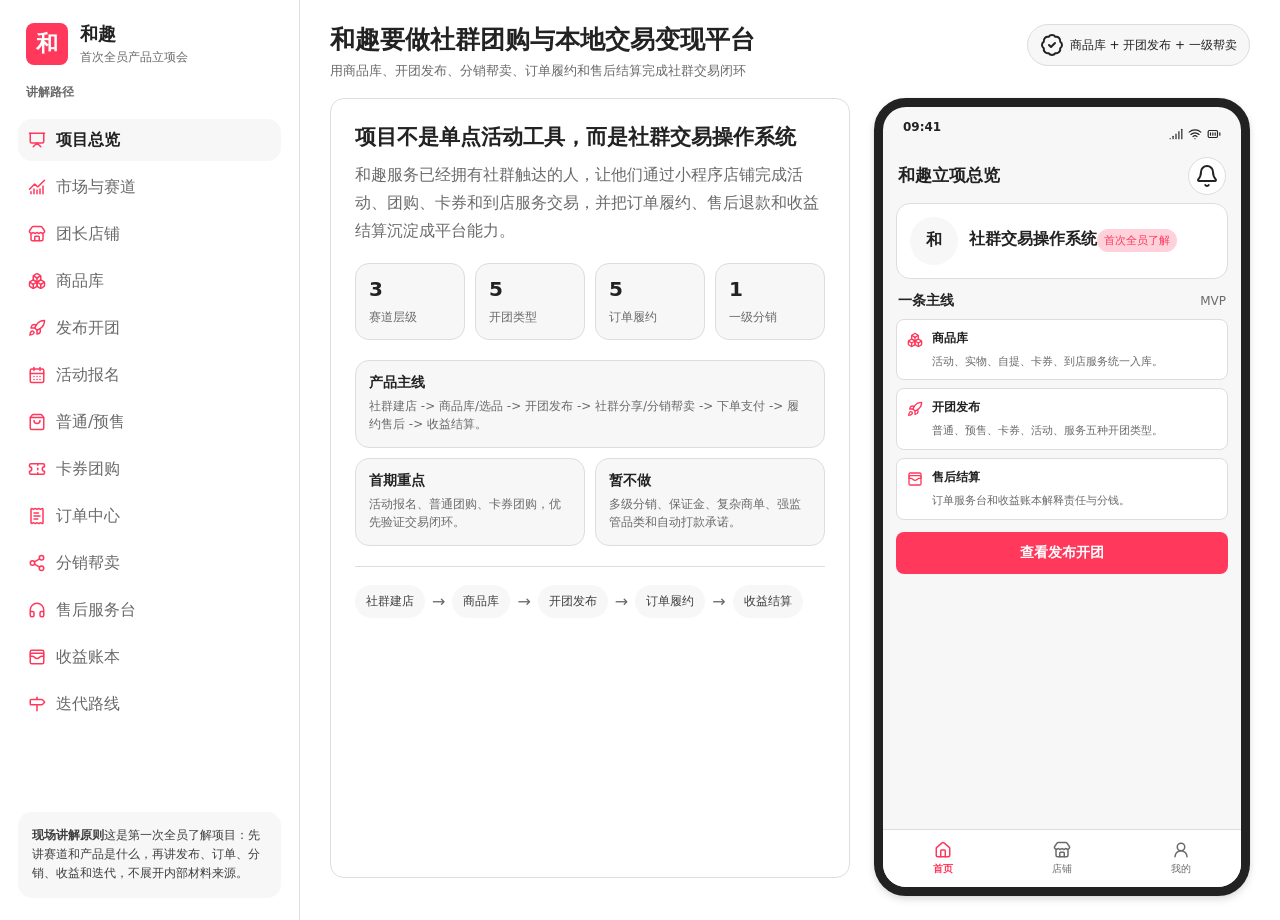
<file: index.html>
<!doctype html>
<html lang="zh-CN">
<head>
  <meta charset="utf-8">
  <meta name="viewport" content="width=device-width, initial-scale=1">
  <title>和趣亲子活动平台 - 演示入口</title>
  <meta http-equiv="refresh" content="0; url=./03-%E6%BC%94%E7%A4%BA%E7%95%8C%E9%9D%A2/%E5%92%8C%E8%B6%A3%E9%A1%B9%E7%9B%AE%E4%BC%9A%E6%BC%94%E7%A4%BA%E5%8E%9F%E5%9E%8B.html">
  <script>
    window.location.replace("./03-演示界面/和趣项目会演示原型.html");
  </script>
</head>
<body>
  <p>正在打开 <a href="./03-演示界面/和趣项目会演示原型.html">和趣亲子活动平台演示原型</a>...</p>
</body>
</html>
</file>
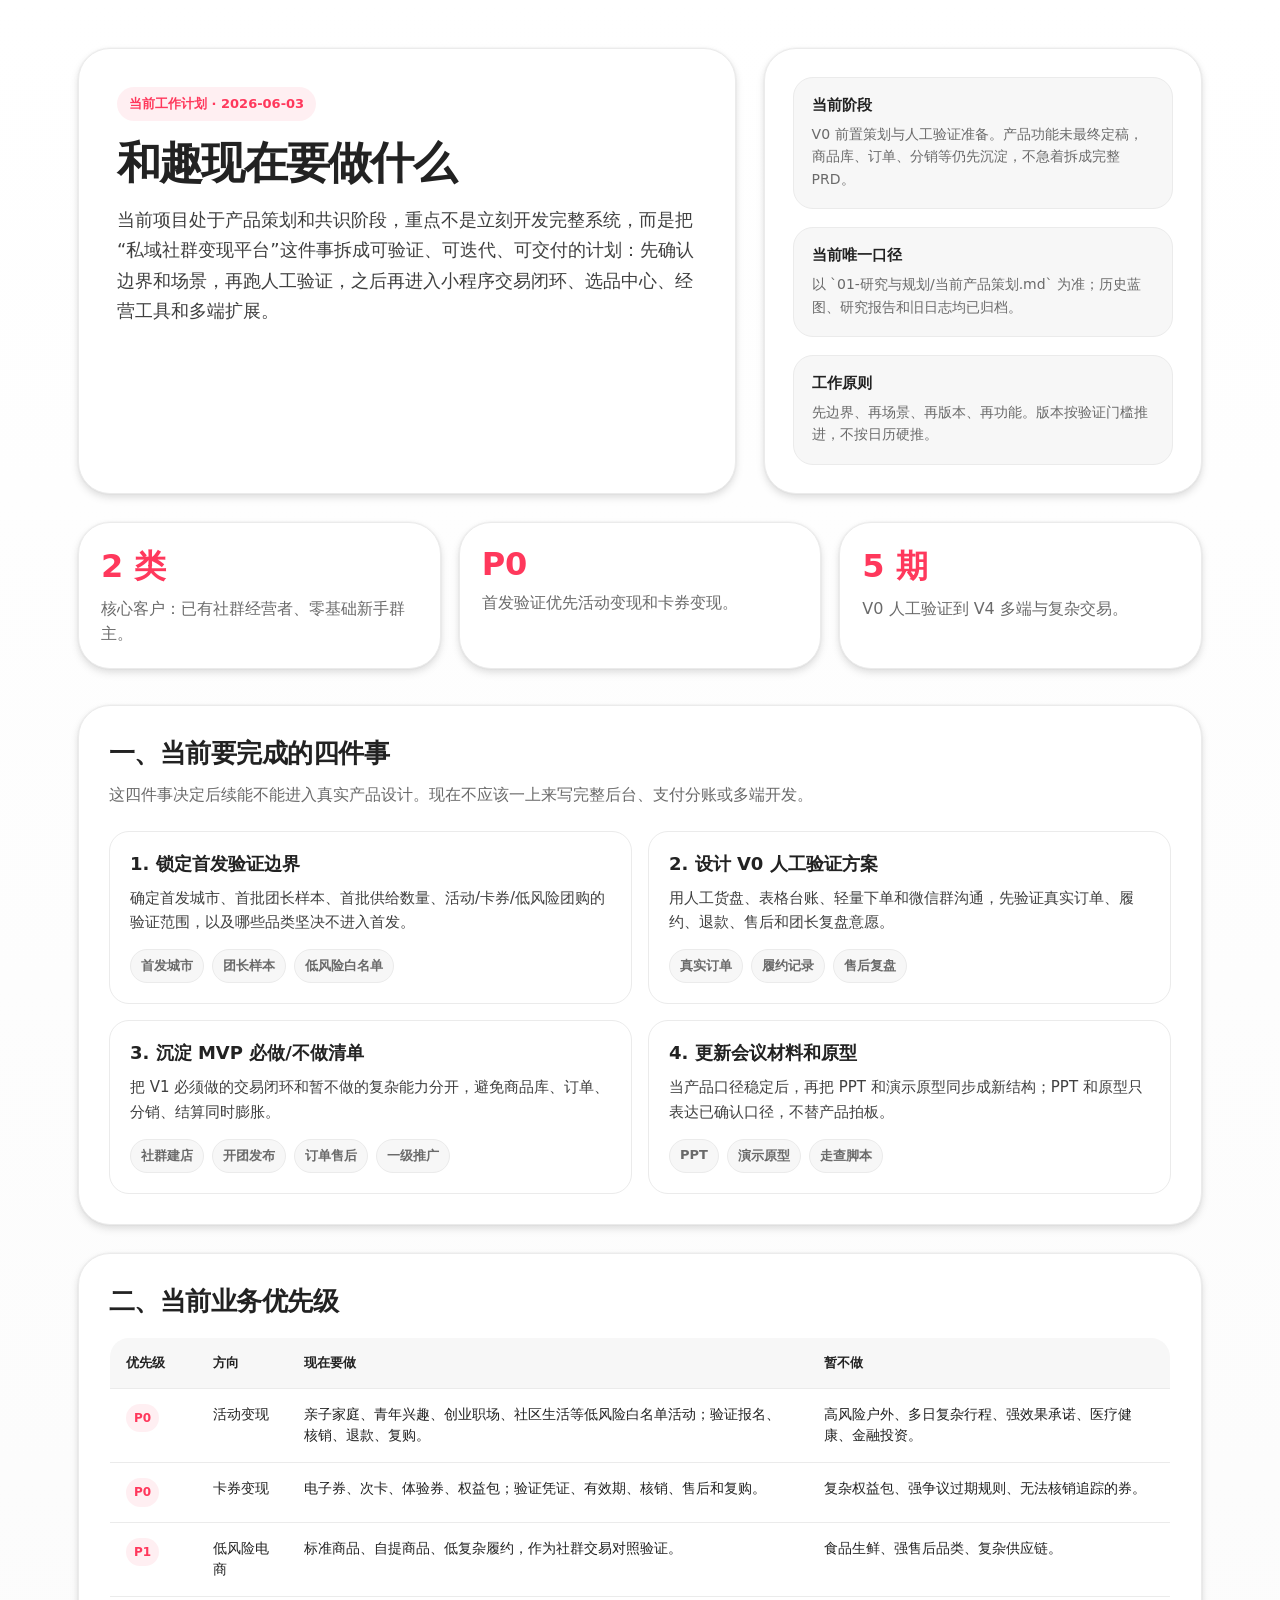
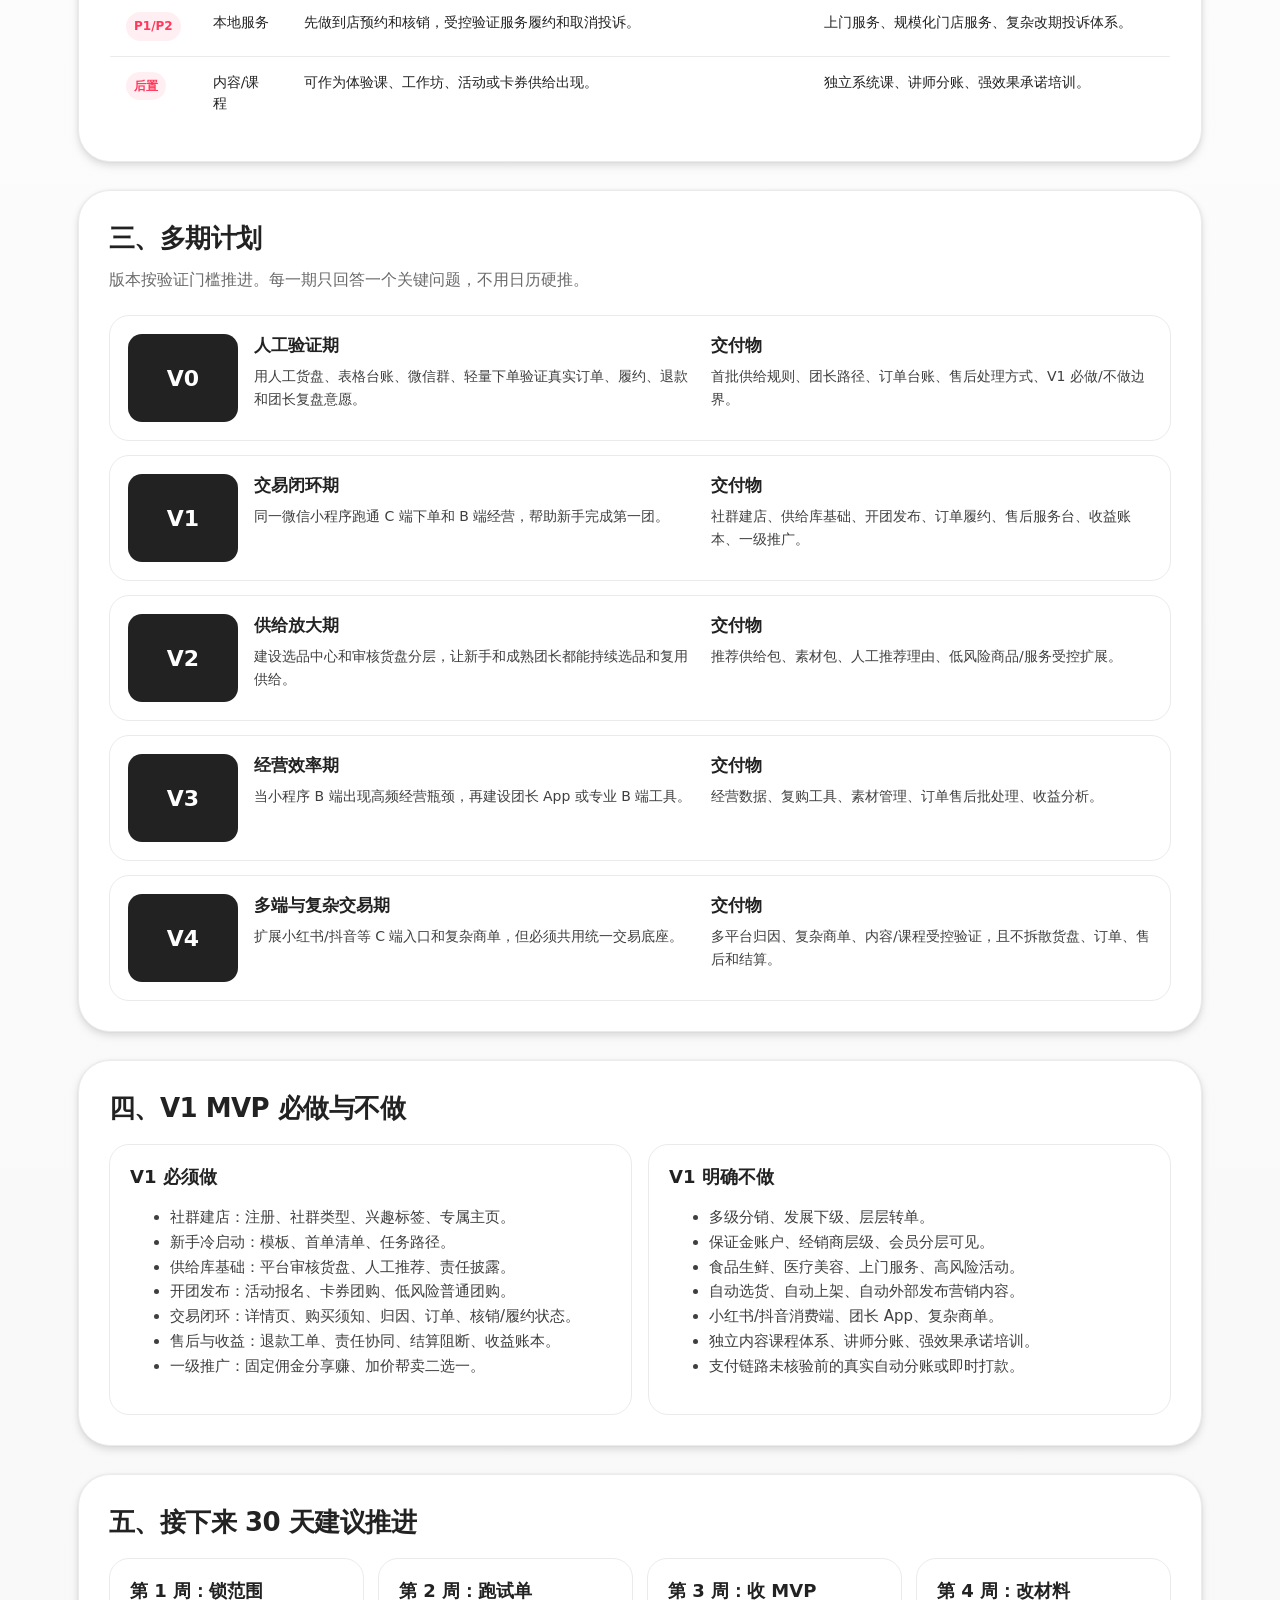
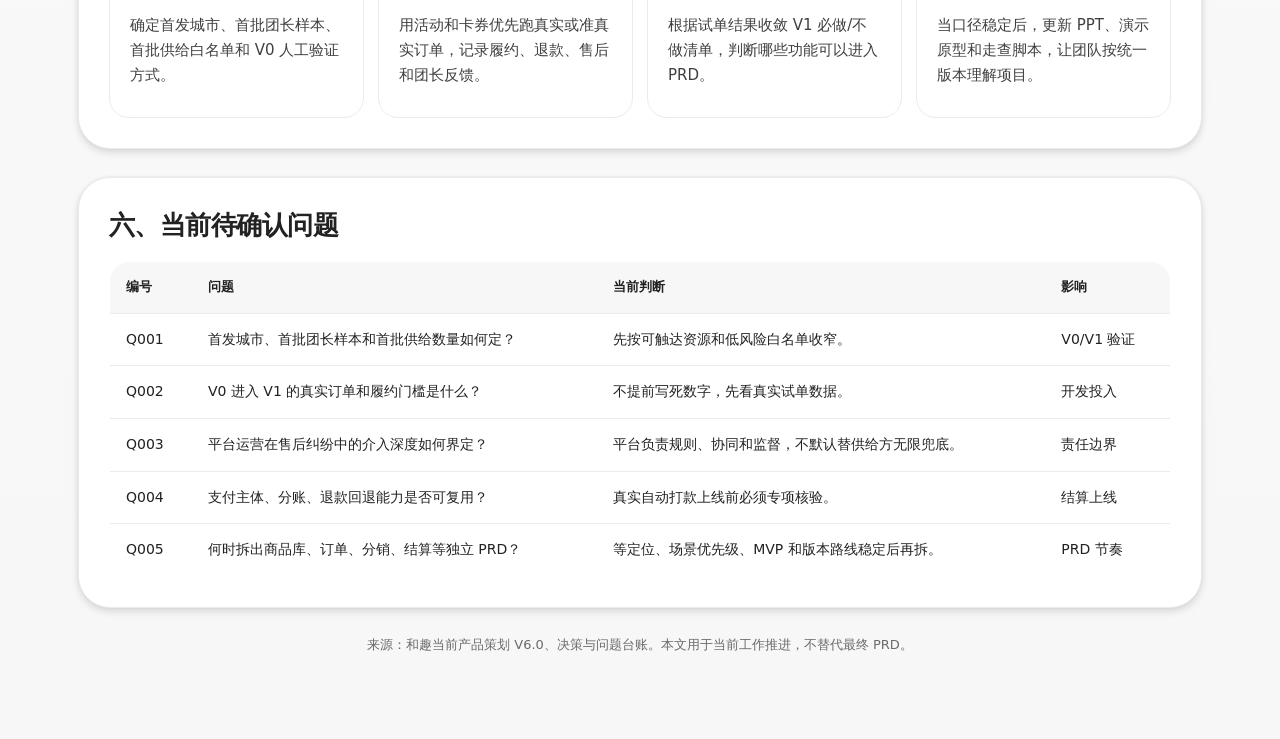
<file: 01-研究与规划/当前工作计划总览.html>
<!doctype html>
<html lang="zh-CN">
<head>
  <meta charset="utf-8">
  <meta name="viewport" content="width=device-width, initial-scale=1">
  <title>和趣当前工作计划总览</title>
  <link rel="stylesheet" href="../design-system/airbnb-tokens.css">
  <style>
    * { box-sizing: border-box; }
    body {
      margin: 0;
      font-family: var(--font-family-sans);
      color: var(--color-ink);
      background: linear-gradient(180deg, #fff 0%, var(--color-surface-soft) 100%);
    }
    .page {
      max-width: 1180px;
      margin: 0 auto;
      padding: 48px 28px 72px;
    }
    .hero {
      display: grid;
      grid-template-columns: 1.2fr .8fr;
      gap: 28px;
      align-items: stretch;
      margin-bottom: 28px;
    }
    .panel {
      background: var(--color-canvas);
      border: 1px solid var(--color-hairline-soft);
      border-radius: var(--radius-xl);
      box-shadow: var(--shadow-float);
    }
    .hero-main { padding: 38px; }
    .eyebrow {
      display: inline-flex;
      align-items: center;
      gap: 8px;
      padding: 8px 12px;
      border-radius: var(--radius-full);
      background: rgba(255, 56, 92, .08);
      color: var(--color-action);
      font-weight: 700;
      font-size: 13px;
      margin-bottom: 18px;
    }
    h1 {
      margin: 0 0 18px;
      font-size: 44px;
      line-height: 1.08;
      letter-spacing: -.04em;
    }
    .lead {
      margin: 0;
      color: var(--color-body);
      font-size: 18px;
      line-height: 1.7;
    }
    .hero-side {
      padding: 28px;
      display: flex;
      flex-direction: column;
      justify-content: space-between;
      gap: 18px;
    }
    .status-card {
      padding: 18px;
      border-radius: var(--radius-lg);
      background: var(--color-surface-soft);
      border: 1px solid var(--color-hairline-soft);
    }
    .status-card b {
      display: block;
      margin-bottom: 8px;
      font-size: 15px;
    }
    .status-card span {
      color: var(--color-muted);
      line-height: 1.6;
      font-size: 14px;
    }
    .grid {
      display: grid;
      grid-template-columns: repeat(3, 1fr);
      gap: 18px;
      margin: 22px 0 36px;
    }
    .metric {
      padding: 22px;
    }
    .metric .num {
      font-size: 32px;
      font-weight: 800;
      color: var(--color-action);
      margin-bottom: 8px;
    }
    .metric p {
      margin: 0;
      color: var(--color-muted);
      line-height: 1.55;
    }
    section {
      margin-top: 28px;
      padding: 30px;
    }
    h2 {
      margin: 0 0 18px;
      font-size: 26px;
      letter-spacing: -.02em;
    }
    .section-note {
      margin: -8px 0 22px;
      color: var(--color-muted);
      line-height: 1.7;
    }
    .cards {
      display: grid;
      grid-template-columns: repeat(2, 1fr);
      gap: 16px;
    }
    .card {
      border: 1px solid var(--color-hairline-soft);
      border-radius: var(--radius-lg);
      padding: 20px;
      background: var(--color-canvas);
    }
    .card h3 {
      margin: 0 0 10px;
      font-size: 18px;
    }
    .card p, li {
      color: var(--color-body);
      line-height: 1.65;
      font-size: 15px;
    }
    .card p { margin: 0; }
    .tag-row {
      display: flex;
      flex-wrap: wrap;
      gap: 8px;
      margin-top: 14px;
    }
    .tag {
      padding: 7px 10px;
      border-radius: var(--radius-full);
      background: var(--color-surface-soft);
      border: 1px solid var(--color-hairline-soft);
      color: var(--color-muted);
      font-size: 13px;
      font-weight: 600;
    }
    .timeline {
      display: grid;
      gap: 14px;
    }
    .phase {
      display: grid;
      grid-template-columns: 110px 1fr 1fr;
      gap: 16px;
      align-items: stretch;
      padding: 18px;
      border: 1px solid var(--color-hairline-soft);
      border-radius: var(--radius-lg);
      background: var(--color-canvas);
    }
    .phase-label {
      display: flex;
      align-items: center;
      justify-content: center;
      min-height: 88px;
      border-radius: var(--radius-md);
      background: var(--color-ink);
      color: #fff;
      font-size: 22px;
      font-weight: 800;
    }
    .phase h3 {
      margin: 0 0 8px;
      font-size: 17px;
    }
    .phase p {
      margin: 0;
      color: var(--color-body);
      line-height: 1.6;
      font-size: 14px;
    }
    table {
      width: 100%;
      border-collapse: collapse;
      overflow: hidden;
      border-radius: var(--radius-lg);
      border: 1px solid var(--color-hairline-soft);
      background: var(--color-canvas);
    }
    th, td {
      padding: 15px 16px;
      border-bottom: 1px solid var(--color-hairline-soft);
      text-align: left;
      vertical-align: top;
      line-height: 1.55;
      font-size: 14px;
    }
    th {
      background: var(--color-surface-soft);
      color: var(--color-ink);
      font-size: 13px;
    }
    tr:last-child td { border-bottom: 0; }
    .priority {
      display: inline-flex;
      padding: 5px 8px;
      border-radius: var(--radius-full);
      background: rgba(255, 56, 92, .08);
      color: var(--color-action);
      font-weight: 800;
      font-size: 12px;
    }
    .todo {
      display: grid;
      grid-template-columns: repeat(4, 1fr);
      gap: 14px;
    }
    .todo .card {
      min-height: 160px;
    }
    .footer {
      margin-top: 28px;
      color: var(--color-muted);
      text-align: center;
      font-size: 13px;
    }
    @media (max-width: 900px) {
      .hero, .grid, .cards, .todo, .phase {
        grid-template-columns: 1fr;
      }
      h1 { font-size: 34px; }
      .page { padding: 28px 16px 48px; }
    }
  </style>
</head>
<body>
  <main class="page">
    <div class="hero">
      <div class="panel hero-main">
        <div class="eyebrow">当前工作计划 · 2026-06-03</div>
        <h1>和趣现在要做什么</h1>
        <p class="lead">
          当前项目处于产品策划和共识阶段，重点不是立刻开发完整系统，而是把“私域社群变现平台”这件事拆成可验证、可迭代、可交付的计划：先确认边界和场景，再跑人工验证，之后再进入小程序交易闭环、选品中心、经营工具和多端扩展。
        </p>
      </div>
      <aside class="panel hero-side">
        <div class="status-card">
          <b>当前阶段</b>
          <span>V0 前置策划与人工验证准备。产品功能未最终定稿，商品库、订单、分销等仍先沉淀，不急着拆成完整 PRD。</span>
        </div>
        <div class="status-card">
          <b>当前唯一口径</b>
          <span>以 `01-研究与规划/当前产品策划.md` 为准；历史蓝图、研究报告和旧日志均已归档。</span>
        </div>
        <div class="status-card">
          <b>工作原则</b>
          <span>先边界、再场景、再版本、再功能。版本按验证门槛推进，不按日历硬推。</span>
        </div>
      </aside>
    </div>

    <div class="grid">
      <div class="panel metric">
        <div class="num">2 类</div>
        <p>核心客户：已有社群经营者、零基础新手群主。</p>
      </div>
      <div class="panel metric">
        <div class="num">P0</div>
        <p>首发验证优先活动变现和卡券变现。</p>
      </div>
      <div class="panel metric">
        <div class="num">5 期</div>
        <p>V0 人工验证到 V4 多端与复杂交易。</p>
      </div>
    </div>

    <section class="panel">
      <h2>一、当前要完成的四件事</h2>
      <p class="section-note">这四件事决定后续能不能进入真实产品设计。现在不应该一上来写完整后台、支付分账或多端开发。</p>
      <div class="cards">
        <div class="card">
          <h3>1. 锁定首发验证边界</h3>
          <p>确定首发城市、首批团长样本、首批供给数量、活动/卡券/低风险团购的验证范围，以及哪些品类坚决不进入首发。</p>
          <div class="tag-row">
            <span class="tag">首发城市</span><span class="tag">团长样本</span><span class="tag">低风险白名单</span>
          </div>
        </div>
        <div class="card">
          <h3>2. 设计 V0 人工验证方案</h3>
          <p>用人工货盘、表格台账、轻量下单和微信群沟通，先验证真实订单、履约、退款、售后和团长复盘意愿。</p>
          <div class="tag-row">
            <span class="tag">真实订单</span><span class="tag">履约记录</span><span class="tag">售后复盘</span>
          </div>
        </div>
        <div class="card">
          <h3>3. 沉淀 MVP 必做/不做清单</h3>
          <p>把 V1 必须做的交易闭环和暂不做的复杂能力分开，避免商品库、订单、分销、结算同时膨胀。</p>
          <div class="tag-row">
            <span class="tag">社群建店</span><span class="tag">开团发布</span><span class="tag">订单售后</span><span class="tag">一级推广</span>
          </div>
        </div>
        <div class="card">
          <h3>4. 更新会议材料和原型</h3>
          <p>当产品口径稳定后，再把 PPT 和演示原型同步成新结构；PPT 和原型只表达已确认口径，不替产品拍板。</p>
          <div class="tag-row">
            <span class="tag">PPT</span><span class="tag">演示原型</span><span class="tag">走查脚本</span>
          </div>
        </div>
      </div>
    </section>

    <section class="panel">
      <h2>二、当前业务优先级</h2>
      <table>
        <thead>
          <tr>
            <th>优先级</th>
            <th>方向</th>
            <th>现在要做</th>
            <th>暂不做</th>
          </tr>
        </thead>
        <tbody>
          <tr>
            <td><span class="priority">P0</span></td>
            <td>活动变现</td>
            <td>亲子家庭、青年兴趣、创业职场、社区生活等低风险白名单活动；验证报名、核销、退款、复购。</td>
            <td>高风险户外、多日复杂行程、强效果承诺、医疗健康、金融投资。</td>
          </tr>
          <tr>
            <td><span class="priority">P0</span></td>
            <td>卡券变现</td>
            <td>电子券、次卡、体验券、权益包；验证凭证、有效期、核销、售后和复购。</td>
            <td>复杂权益包、强争议过期规则、无法核销追踪的券。</td>
          </tr>
          <tr>
            <td><span class="priority">P1</span></td>
            <td>低风险电商</td>
            <td>标准商品、自提商品、低复杂履约，作为社群交易对照验证。</td>
            <td>食品生鲜、强售后品类、复杂供应链。</td>
          </tr>
          <tr>
            <td><span class="priority">P1/P2</span></td>
            <td>本地服务</td>
            <td>先做到店预约和核销，受控验证服务履约和取消投诉。</td>
            <td>上门服务、规模化门店服务、复杂改期投诉体系。</td>
          </tr>
          <tr>
            <td><span class="priority">后置</span></td>
            <td>内容/课程</td>
            <td>可作为体验课、工作坊、活动或卡券供给出现。</td>
            <td>独立系统课、讲师分账、强效果承诺培训。</td>
          </tr>
        </tbody>
      </table>
    </section>

    <section class="panel">
      <h2>三、多期计划</h2>
      <p class="section-note">版本按验证门槛推进。每一期只回答一个关键问题，不用日历硬推。</p>
      <div class="timeline">
        <div class="phase">
          <div class="phase-label">V0</div>
          <div>
            <h3>人工验证期</h3>
            <p>用人工货盘、表格台账、微信群、轻量下单验证真实订单、履约、退款和团长复盘意愿。</p>
          </div>
          <div>
            <h3>交付物</h3>
            <p>首批供给规则、团长路径、订单台账、售后处理方式、V1 必做/不做边界。</p>
          </div>
        </div>
        <div class="phase">
          <div class="phase-label">V1</div>
          <div>
            <h3>交易闭环期</h3>
            <p>同一微信小程序跑通 C 端下单和 B 端经营，帮助新手完成第一团。</p>
          </div>
          <div>
            <h3>交付物</h3>
            <p>社群建店、供给库基础、开团发布、订单履约、售后服务台、收益账本、一级推广。</p>
          </div>
        </div>
        <div class="phase">
          <div class="phase-label">V2</div>
          <div>
            <h3>供给放大期</h3>
            <p>建设选品中心和审核货盘分层，让新手和成熟团长都能持续选品和复用供给。</p>
          </div>
          <div>
            <h3>交付物</h3>
            <p>推荐供给包、素材包、人工推荐理由、低风险商品/服务受控扩展。</p>
          </div>
        </div>
        <div class="phase">
          <div class="phase-label">V3</div>
          <div>
            <h3>经营效率期</h3>
            <p>当小程序 B 端出现高频经营瓶颈，再建设团长 App 或专业 B 端工具。</p>
          </div>
          <div>
            <h3>交付物</h3>
            <p>经营数据、复购工具、素材管理、订单售后批处理、收益分析。</p>
          </div>
        </div>
        <div class="phase">
          <div class="phase-label">V4</div>
          <div>
            <h3>多端与复杂交易期</h3>
            <p>扩展小红书/抖音等 C 端入口和复杂商单，但必须共用统一交易底座。</p>
          </div>
          <div>
            <h3>交付物</h3>
            <p>多平台归因、复杂商单、内容/课程受控验证，且不拆散货盘、订单、售后和结算。</p>
          </div>
        </div>
      </div>
    </section>

    <section class="panel">
      <h2>四、V1 MVP 必做与不做</h2>
      <div class="cards">
        <div class="card">
          <h3>V1 必须做</h3>
          <ul>
            <li>社群建店：注册、社群类型、兴趣标签、专属主页。</li>
            <li>新手冷启动：模板、首单清单、任务路径。</li>
            <li>供给库基础：平台审核货盘、人工推荐、责任披露。</li>
            <li>开团发布：活动报名、卡券团购、低风险普通团购。</li>
            <li>交易闭环：详情页、购买须知、归因、订单、核销/履约状态。</li>
            <li>售后与收益：退款工单、责任协同、结算阻断、收益账本。</li>
            <li>一级推广：固定佣金分享赚、加价帮卖二选一。</li>
          </ul>
        </div>
        <div class="card">
          <h3>V1 明确不做</h3>
          <ul>
            <li>多级分销、发展下级、层层转单。</li>
            <li>保证金账户、经销商层级、会员分层可见。</li>
            <li>食品生鲜、医疗美容、上门服务、高风险活动。</li>
            <li>自动选货、自动上架、自动外部发布营销内容。</li>
            <li>小红书/抖音消费端、团长 App、复杂商单。</li>
            <li>独立内容课程体系、讲师分账、强效果承诺培训。</li>
            <li>支付链路未核验前的真实自动分账或即时打款。</li>
          </ul>
        </div>
      </div>
    </section>

    <section class="panel">
      <h2>五、接下来 30 天建议推进</h2>
      <div class="todo">
        <div class="card">
          <h3>第 1 周：锁范围</h3>
          <p>确定首发城市、首批团长样本、首批供给白名单和 V0 人工验证方式。</p>
        </div>
        <div class="card">
          <h3>第 2 周：跑试单</h3>
          <p>用活动和卡券优先跑真实或准真实订单，记录履约、退款、售后和团长反馈。</p>
        </div>
        <div class="card">
          <h3>第 3 周：收 MVP</h3>
          <p>根据试单结果收敛 V1 必做/不做清单，判断哪些功能可以进入 PRD。</p>
        </div>
        <div class="card">
          <h3>第 4 周：改材料</h3>
          <p>当口径稳定后，更新 PPT、演示原型和走查脚本，让团队按统一版本理解项目。</p>
        </div>
      </div>
    </section>

    <section class="panel">
      <h2>六、当前待确认问题</h2>
      <table>
        <thead>
          <tr>
            <th>编号</th>
            <th>问题</th>
            <th>当前判断</th>
            <th>影响</th>
          </tr>
        </thead>
        <tbody>
          <tr>
            <td>Q001</td>
            <td>首发城市、首批团长样本和首批供给数量如何定？</td>
            <td>先按可触达资源和低风险白名单收窄。</td>
            <td>V0/V1 验证</td>
          </tr>
          <tr>
            <td>Q002</td>
            <td>V0 进入 V1 的真实订单和履约门槛是什么？</td>
            <td>不提前写死数字，先看真实试单数据。</td>
            <td>开发投入</td>
          </tr>
          <tr>
            <td>Q003</td>
            <td>平台运营在售后纠纷中的介入深度如何界定？</td>
            <td>平台负责规则、协同和监督，不默认替供给方无限兜底。</td>
            <td>责任边界</td>
          </tr>
          <tr>
            <td>Q004</td>
            <td>支付主体、分账、退款回退能力是否可复用？</td>
            <td>真实自动打款上线前必须专项核验。</td>
            <td>结算上线</td>
          </tr>
          <tr>
            <td>Q005</td>
            <td>何时拆出商品库、订单、分销、结算等独立 PRD？</td>
            <td>等定位、场景优先级、MVP 和版本路线稳定后再拆。</td>
            <td>PRD 节奏</td>
          </tr>
        </tbody>
      </table>
    </section>

    <p class="footer">
      来源：和趣当前产品策划 V6.0、决策与问题台账。本文用于当前工作推进，不替代最终 PRD。
    </p>
  </main>
</body>
</html>
</file>
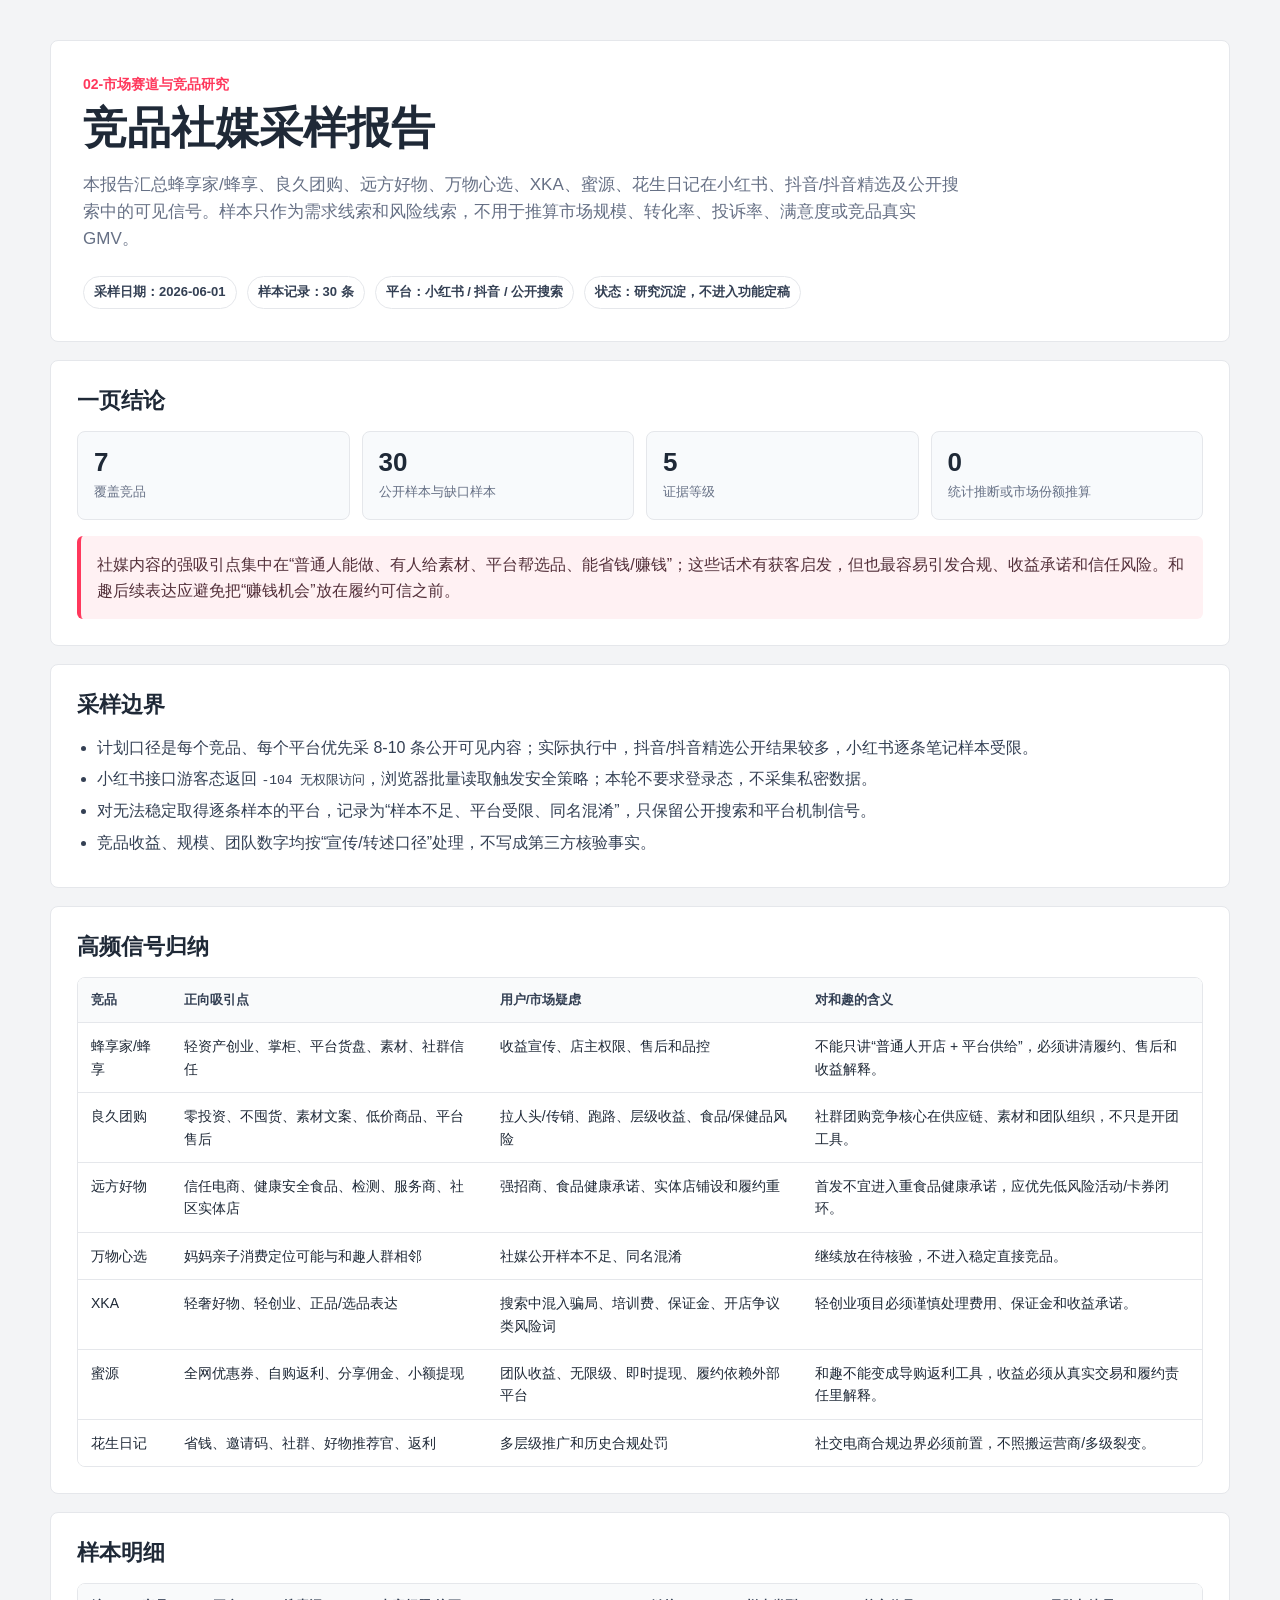
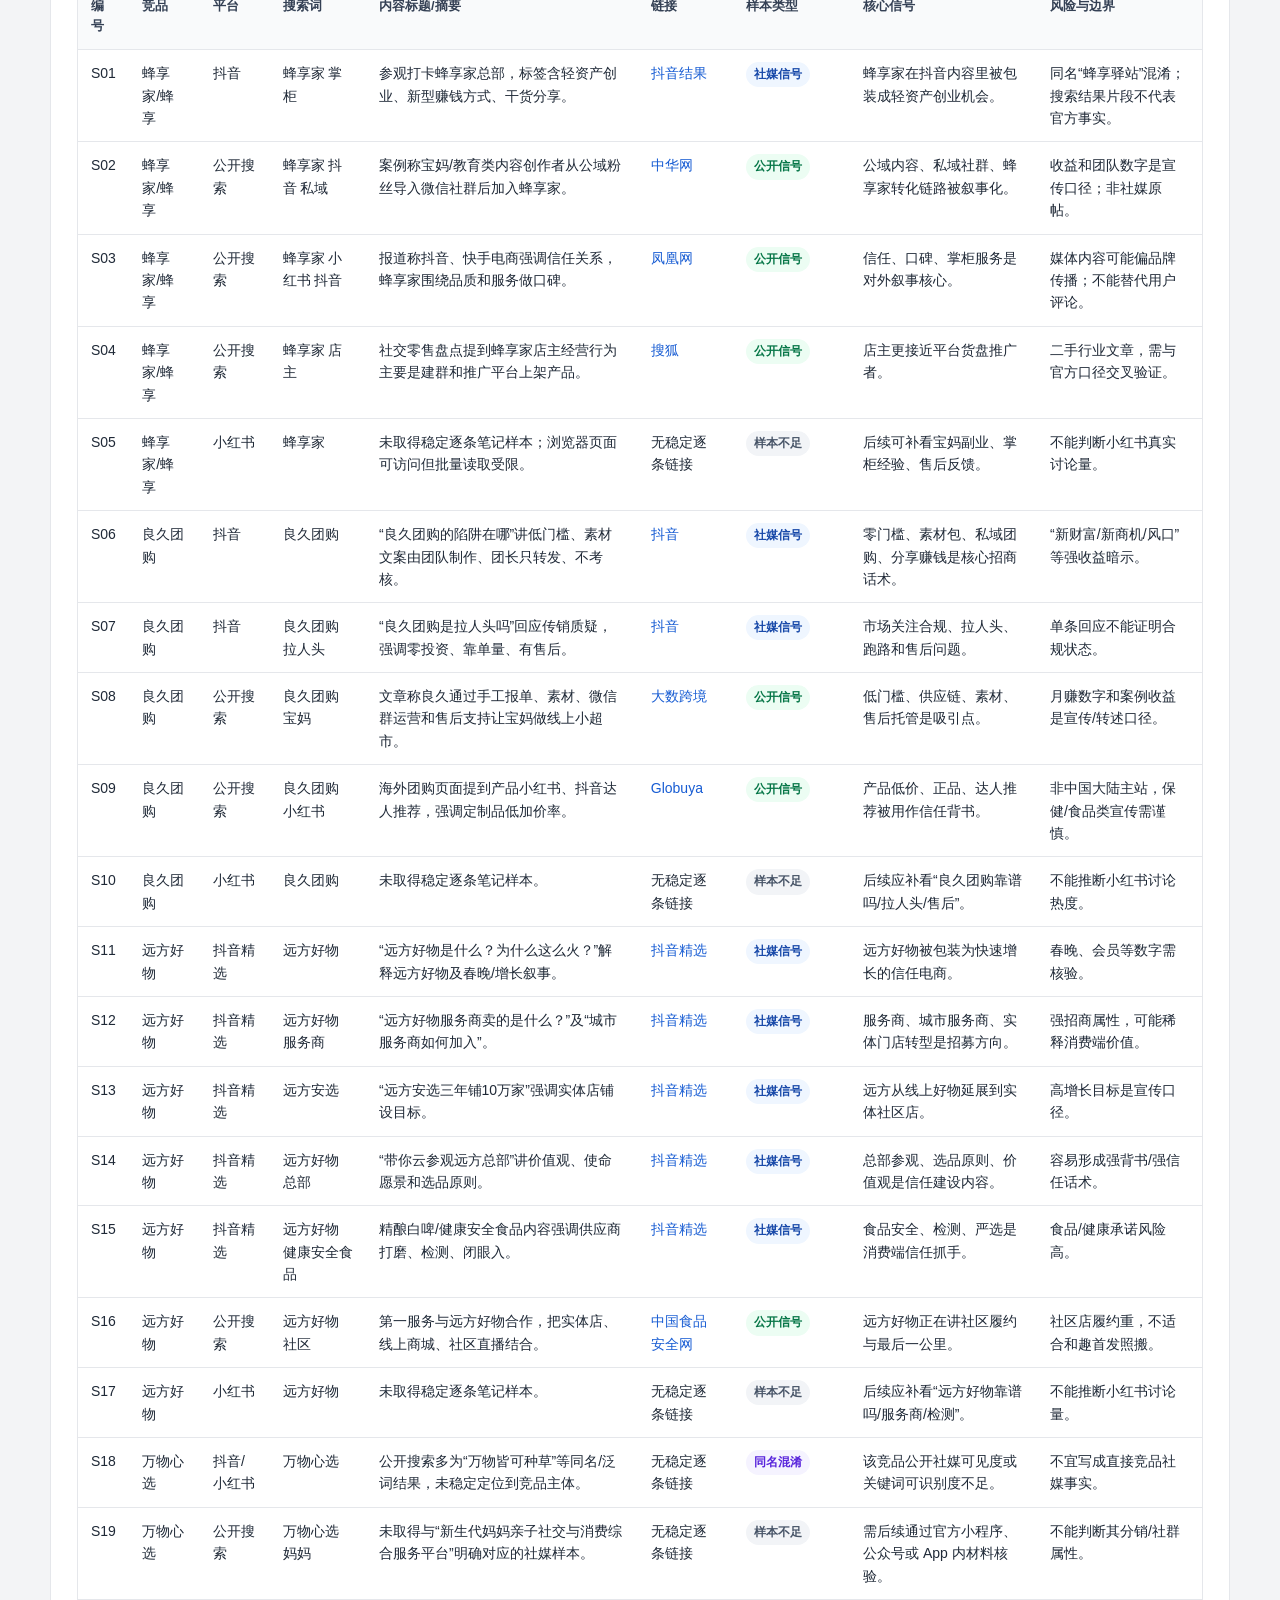
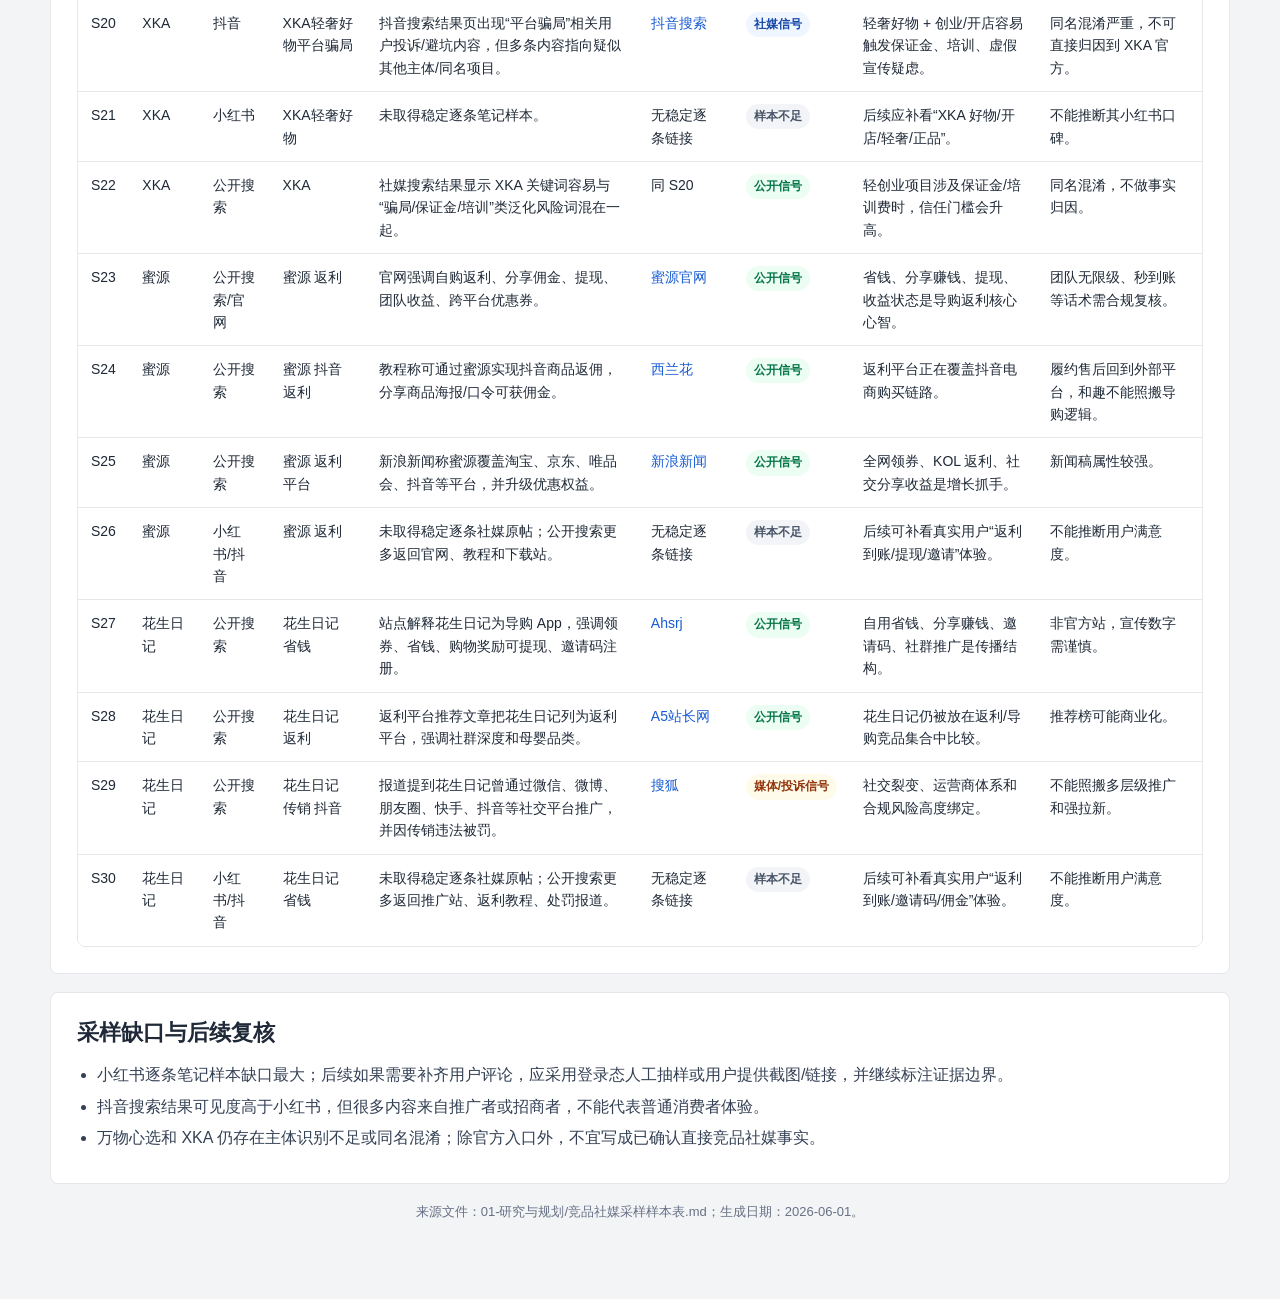
<file: 01-研究与规划/竞品社媒采样报告.html>
<!doctype html>
<html lang="zh-CN">
<head>
  <meta charset="utf-8">
  <meta name="viewport" content="width=device-width, initial-scale=1">
  <title>竞品社媒采样报告｜02-市场赛道与竞品研究</title>
  <style>
    :root {
      color-scheme: light;
      --ink: #1f2937;
      --muted: #667085;
      --line: #e5e7eb;
      --soft: #f8fafc;
      --panel: #ffffff;
      --accent: #ff385c;
      --accent-soft: #fff1f3;
      --blue-soft: #eff6ff;
      --amber-soft: #fffbeb;
      --green-soft: #ecfdf3;
      --violet-soft: #f5f3ff;
    }

    * {
      box-sizing: border-box;
    }

    body {
      margin: 0;
      background: #f3f4f6;
      color: var(--ink);
      font-family: -apple-system, BlinkMacSystemFont, "Segoe UI", "PingFang SC", "Microsoft YaHei", sans-serif;
      line-height: 1.6;
    }

    a {
      color: #175cd3;
      text-decoration: none;
    }

    a:hover {
      text-decoration: underline;
    }

    .page {
      width: min(1180px, calc(100% - 32px));
      margin: 0 auto;
      padding: 40px 0 64px;
    }

    header {
      padding: 32px;
      background: var(--panel);
      border: 1px solid var(--line);
      border-radius: 8px;
    }

    .eyebrow {
      margin: 0 0 8px;
      color: var(--accent);
      font-size: 14px;
      font-weight: 700;
    }

    h1 {
      margin: 0;
      font-size: clamp(30px, 4vw, 44px);
      line-height: 1.12;
      letter-spacing: 0;
    }

    .lead {
      max-width: 880px;
      margin: 18px 0 0;
      color: var(--muted);
      font-size: 17px;
    }

    .meta {
      display: flex;
      flex-wrap: wrap;
      gap: 10px;
      margin-top: 24px;
    }

    .pill {
      display: inline-flex;
      align-items: center;
      min-height: 30px;
      padding: 5px 10px;
      border: 1px solid var(--line);
      border-radius: 999px;
      background: #fff;
      color: #344054;
      font-size: 13px;
      font-weight: 600;
      white-space: nowrap;
    }

    section {
      margin-top: 18px;
      padding: 26px;
      background: var(--panel);
      border: 1px solid var(--line);
      border-radius: 8px;
    }

    h2 {
      margin: 0 0 16px;
      font-size: 22px;
      line-height: 1.25;
      letter-spacing: 0;
    }

    h3 {
      margin: 0 0 10px;
      font-size: 16px;
      letter-spacing: 0;
    }

    p {
      margin: 0 0 12px;
    }

    .grid {
      display: grid;
      grid-template-columns: repeat(4, minmax(0, 1fr));
      gap: 12px;
    }

    .metric {
      padding: 16px;
      border: 1px solid var(--line);
      border-radius: 8px;
      background: var(--soft);
    }

    .metric strong {
      display: block;
      font-size: 26px;
      line-height: 1.1;
    }

    .metric span {
      display: block;
      margin-top: 6px;
      color: var(--muted);
      font-size: 13px;
    }

    .callout {
      padding: 16px;
      border-left: 4px solid var(--accent);
      border-radius: 6px;
      background: var(--accent-soft);
      color: #53303a;
    }

    .note-list {
      margin: 0;
      padding-left: 20px;
      color: #344054;
    }

    .note-list li {
      margin: 6px 0;
    }

    .table-wrap {
      overflow-x: auto;
      border: 1px solid var(--line);
      border-radius: 8px;
    }

    table {
      width: 100%;
      border-collapse: collapse;
      min-width: 980px;
      background: #fff;
    }

    th,
    td {
      padding: 12px 13px;
      border-bottom: 1px solid var(--line);
      vertical-align: top;
      text-align: left;
      font-size: 14px;
    }

    th {
      position: sticky;
      top: 0;
      z-index: 1;
      background: #f9fafb;
      color: #344054;
      font-size: 13px;
      font-weight: 700;
    }

    tr:last-child td {
      border-bottom: 0;
    }

    .tag {
      display: inline-flex;
      align-items: center;
      padding: 3px 8px;
      border-radius: 999px;
      font-size: 12px;
      font-weight: 700;
      white-space: nowrap;
    }

    .tag-social { background: var(--blue-soft); color: #1849a9; }
    .tag-public { background: var(--green-soft); color: #067647; }
    .tag-risk { background: var(--amber-soft); color: #93370d; }
    .tag-gap { background: #f2f4f7; color: #475467; }
    .tag-mix { background: var(--violet-soft); color: #5925dc; }

    .summary-table {
      min-width: 760px;
    }

    .footer {
      margin-top: 18px;
      color: var(--muted);
      font-size: 13px;
      text-align: center;
    }

    @media (max-width: 860px) {
      .page {
        width: min(100% - 20px, 1180px);
        padding-top: 18px;
      }

      header,
      section {
        padding: 20px;
      }

      .grid {
        grid-template-columns: repeat(2, minmax(0, 1fr));
      }
    }

    @media print {
      body {
        background: #fff;
      }

      .page {
        width: 100%;
        padding: 0;
      }

      header,
      section {
        break-inside: avoid;
        border-color: #ddd;
      }

      th {
        position: static;
      }
    }
  </style>
</head>
<body>
  <main class="page">
    <header>
      <p class="eyebrow">02-市场赛道与竞品研究</p>
      <h1>竞品社媒采样报告</h1>
      <p class="lead">本报告汇总蜂享家/蜂享、良久团购、远方好物、万物心选、XKA、蜜源、花生日记在小红书、抖音/抖音精选及公开搜索中的可见信号。样本只作为需求线索和风险线索，不用于推算市场规模、转化率、投诉率、满意度或竞品真实 GMV。</p>
      <div class="meta">
        <span class="pill">采样日期：2026-06-01</span>
        <span class="pill">样本记录：30 条</span>
        <span class="pill">平台：小红书 / 抖音 / 公开搜索</span>
        <span class="pill">状态：研究沉淀，不进入功能定稿</span>
      </div>
    </header>

    <section>
      <h2>一页结论</h2>
      <div class="grid" aria-label="关键统计">
        <div class="metric"><strong>7</strong><span>覆盖竞品</span></div>
        <div class="metric"><strong>30</strong><span>公开样本与缺口样本</span></div>
        <div class="metric"><strong>5</strong><span>证据等级</span></div>
        <div class="metric"><strong>0</strong><span>统计推断或市场份额推算</span></div>
      </div>
      <div class="callout" style="margin-top:16px;">
        社媒内容的强吸引点集中在“普通人能做、有人给素材、平台帮选品、能省钱/赚钱”；这些话术有获客启发，但也最容易引发合规、收益承诺和信任风险。和趣后续表达应避免把“赚钱机会”放在履约可信之前。
      </div>
    </section>

    <section>
      <h2>采样边界</h2>
      <ul class="note-list">
        <li>计划口径是每个竞品、每个平台优先采 8-10 条公开可见内容；实际执行中，抖音/抖音精选公开结果较多，小红书逐条笔记样本受限。</li>
        <li>小红书接口游客态返回 <code>-104 无权限访问</code>，浏览器批量读取触发安全策略；本轮不要求登录态，不采集私密数据。</li>
        <li>对无法稳定取得逐条样本的平台，记录为“样本不足、平台受限、同名混淆”，只保留公开搜索和平台机制信号。</li>
        <li>竞品收益、规模、团队数字均按“宣传/转述口径”处理，不写成第三方核验事实。</li>
      </ul>
    </section>

    <section>
      <h2>高频信号归纳</h2>
      <div class="table-wrap">
        <table class="summary-table">
          <thead>
            <tr>
              <th>竞品</th>
              <th>正向吸引点</th>
              <th>用户/市场疑虑</th>
              <th>对和趣的含义</th>
            </tr>
          </thead>
          <tbody>
            <tr><td>蜂享家/蜂享</td><td>轻资产创业、掌柜、平台货盘、素材、社群信任</td><td>收益宣传、店主权限、售后和品控</td><td>不能只讲“普通人开店 + 平台供给”，必须讲清履约、售后和收益解释。</td></tr>
            <tr><td>良久团购</td><td>零投资、不囤货、素材文案、低价商品、平台售后</td><td>拉人头/传销、跑路、层级收益、食品/保健品风险</td><td>社群团购竞争核心在供应链、素材和团队组织，不只是开团工具。</td></tr>
            <tr><td>远方好物</td><td>信任电商、健康安全食品、检测、服务商、社区实体店</td><td>强招商、食品健康承诺、实体店铺设和履约重</td><td>首发不宜进入重食品健康承诺，应优先低风险活动/卡券闭环。</td></tr>
            <tr><td>万物心选</td><td>妈妈亲子消费定位可能与和趣人群相邻</td><td>社媒公开样本不足、同名混淆</td><td>继续放在待核验，不进入稳定直接竞品。</td></tr>
            <tr><td>XKA</td><td>轻奢好物、轻创业、正品/选品表达</td><td>搜索中混入骗局、培训费、保证金、开店争议类风险词</td><td>轻创业项目必须谨慎处理费用、保证金和收益承诺。</td></tr>
            <tr><td>蜜源</td><td>全网优惠券、自购返利、分享佣金、小额提现</td><td>团队收益、无限级、即时提现、履约依赖外部平台</td><td>和趣不能变成导购返利工具，收益必须从真实交易和履约责任里解释。</td></tr>
            <tr><td>花生日记</td><td>省钱、邀请码、社群、好物推荐官、返利</td><td>多层级推广和历史合规处罚</td><td>社交电商合规边界必须前置，不照搬运营商/多级裂变。</td></tr>
          </tbody>
        </table>
      </div>
    </section>

    <section>
      <h2>样本明细</h2>
      <div class="table-wrap">
        <table>
          <thead>
            <tr>
              <th>编号</th>
              <th>竞品</th>
              <th>平台</th>
              <th>搜索词</th>
              <th>内容标题/摘要</th>
              <th>链接</th>
              <th>样本类型</th>
              <th>核心信号</th>
              <th>风险与边界</th>
            </tr>
          </thead>
          <tbody>
            <tr><td>S01</td><td>蜂享家/蜂享</td><td>抖音</td><td>蜂享家 掌柜</td><td>参观打卡蜂享家总部，标签含轻资产创业、新型赚钱方式、干货分享。</td><td><a href="https://www.douyin.com/shipin/7337953333371586610">抖音结果</a></td><td><span class="tag tag-social">社媒信号</span></td><td>蜂享家在抖音内容里被包装成轻资产创业机会。</td><td>同名“蜂享驿站”混淆；搜索结果片段不代表官方事实。</td></tr>
            <tr><td>S02</td><td>蜂享家/蜂享</td><td>公开搜索</td><td>蜂享家 抖音 私域</td><td>案例称宝妈/教育类内容创作者从公域粉丝导入微信社群后加入蜂享家。</td><td><a href="https://tech.china.com/articles/20250411/202504111659385.html">中华网</a></td><td><span class="tag tag-public">公开信号</span></td><td>公域内容、私域社群、蜂享家转化链路被叙事化。</td><td>收益和团队数字是宣传口径；非社媒原帖。</td></tr>
            <tr><td>S03</td><td>蜂享家/蜂享</td><td>公开搜索</td><td>蜂享家 小红书 抖音</td><td>报道称抖音、快手电商强调信任关系，蜂享家围绕品质和服务做口碑。</td><td><a href="https://finance.ifeng.com/c/8PfxkpbX54g">凤凰网</a></td><td><span class="tag tag-public">公开信号</span></td><td>信任、口碑、掌柜服务是对外叙事核心。</td><td>媒体内容可能偏品牌传播；不能替代用户评论。</td></tr>
            <tr><td>S04</td><td>蜂享家/蜂享</td><td>公开搜索</td><td>蜂享家 店主</td><td>社交零售盘点提到蜂享家店主经营行为主要是建群和推广平台上架产品。</td><td><a href="https://www.sohu.com/a/878196077_100116800">搜狐</a></td><td><span class="tag tag-public">公开信号</span></td><td>店主更接近平台货盘推广者。</td><td>二手行业文章，需与官方口径交叉验证。</td></tr>
            <tr><td>S05</td><td>蜂享家/蜂享</td><td>小红书</td><td>蜂享家</td><td>未取得稳定逐条笔记样本；浏览器页面可访问但批量读取受限。</td><td>无稳定逐条链接</td><td><span class="tag tag-gap">样本不足</span></td><td>后续可补看宝妈副业、掌柜经验、售后反馈。</td><td>不能判断小红书真实讨论量。</td></tr>
            <tr><td>S06</td><td>良久团购</td><td>抖音</td><td>良久团购</td><td>“良久团购的陷阱在哪”讲低门槛、素材文案由团队制作、团长只转发、不考核。</td><td><a href="https://www.douyin.com/shipin/7284083688764344360">抖音</a></td><td><span class="tag tag-social">社媒信号</span></td><td>零门槛、素材包、私域团购、分享赚钱是核心招商话术。</td><td>“新财富/新商机/风口”等强收益暗示。</td></tr>
            <tr><td>S07</td><td>良久团购</td><td>抖音</td><td>良久团购 拉人头</td><td>“良久团购是拉人头吗”回应传销质疑，强调零投资、靠单量、有售后。</td><td><a href="https://www.douyin.com/shipin/7277518933358446655">抖音</a></td><td><span class="tag tag-social">社媒信号</span></td><td>市场关注合规、拉人头、跑路和售后问题。</td><td>单条回应不能证明合规状态。</td></tr>
            <tr><td>S08</td><td>良久团购</td><td>公开搜索</td><td>良久团购 宝妈</td><td>文章称良久通过手工报单、素材、微信群运营和售后支持让宝妈做线上小超市。</td><td><a href="https://www.10100.com/article/22803489">大数跨境</a></td><td><span class="tag tag-public">公开信号</span></td><td>低门槛、供应链、素材、售后托管是吸引点。</td><td>月赚数字和案例收益是宣传/转述口径。</td></tr>
            <tr><td>S09</td><td>良久团购</td><td>公开搜索</td><td>良久团购 小红书</td><td>海外团购页面提到产品小红书、抖音达人推荐，强调定制品低加价率。</td><td><a href="https://www.globuya.com/XX/Unknown/547792475690821/%E8%89%AF%E4%B9%85%E5%9B%A2%E8%B4%AD---%E5%8F%A4%E6%99%8B-Kuching-Liang-Jiu-Group-Purchase">Globuya</a></td><td><span class="tag tag-public">公开信号</span></td><td>产品低价、正品、达人推荐被用作信任背书。</td><td>非中国大陆主站，保健/食品类宣传需谨慎。</td></tr>
            <tr><td>S10</td><td>良久团购</td><td>小红书</td><td>良久团购</td><td>未取得稳定逐条笔记样本。</td><td>无稳定逐条链接</td><td><span class="tag tag-gap">样本不足</span></td><td>后续应补看“良久团购靠谱吗/拉人头/售后”。</td><td>不能推断小红书讨论热度。</td></tr>
            <tr><td>S11</td><td>远方好物</td><td>抖音精选</td><td>远方好物</td><td>“远方好物是什么？为什么这么火？”解释远方好物及春晚/增长叙事。</td><td><a href="https://jingxuan.douyin.com/m/video/7607656092521526139">抖音精选</a></td><td><span class="tag tag-social">社媒信号</span></td><td>远方好物被包装为快速增长的信任电商。</td><td>春晚、会员等数字需核验。</td></tr>
            <tr><td>S12</td><td>远方好物</td><td>抖音精选</td><td>远方好物 服务商</td><td>“远方好物服务商卖的是什么？”及“城市服务商如何加入”。</td><td><a href="https://jingxuan.douyin.com/m/video/7628411088904362673">抖音精选</a></td><td><span class="tag tag-social">社媒信号</span></td><td>服务商、城市服务商、实体门店转型是招募方向。</td><td>强招商属性，可能稀释消费端价值。</td></tr>
            <tr><td>S13</td><td>远方好物</td><td>抖音精选</td><td>远方安选</td><td>“远方安选三年铺10万家”强调实体店铺设目标。</td><td><a href="https://jingxuan.douyin.com/m/video/7629651083010535163">抖音精选</a></td><td><span class="tag tag-social">社媒信号</span></td><td>远方从线上好物延展到实体社区店。</td><td>高增长目标是宣传口径。</td></tr>
            <tr><td>S14</td><td>远方好物</td><td>抖音精选</td><td>远方好物 总部</td><td>“带你云参观远方总部”讲价值观、使命愿景和选品原则。</td><td><a href="https://jingxuan.douyin.com/m/video/7499044769050578235">抖音精选</a></td><td><span class="tag tag-social">社媒信号</span></td><td>总部参观、选品原则、价值观是信任建设内容。</td><td>容易形成强背书/强信任话术。</td></tr>
            <tr><td>S15</td><td>远方好物</td><td>抖音精选</td><td>远方好物 健康安全食品</td><td>精酿白啤/健康安全食品内容强调供应商打磨、检测、闭眼入。</td><td><a href="https://jingxuan.douyin.com/m/video/7526426313139129638">抖音精选</a></td><td><span class="tag tag-social">社媒信号</span></td><td>食品安全、检测、严选是消费端信任抓手。</td><td>食品/健康承诺风险高。</td></tr>
            <tr><td>S16</td><td>远方好物</td><td>公开搜索</td><td>远方好物 社区</td><td>第一服务与远方好物合作，把实体店、线上商城、社区直播结合。</td><td><a href="https://www.cfsn.cn/news/detail/2103/309830.html">中国食品安全网</a></td><td><span class="tag tag-public">公开信号</span></td><td>远方好物正在讲社区履约与最后一公里。</td><td>社区店履约重，不适合和趣首发照搬。</td></tr>
            <tr><td>S17</td><td>远方好物</td><td>小红书</td><td>远方好物</td><td>未取得稳定逐条笔记样本。</td><td>无稳定逐条链接</td><td><span class="tag tag-gap">样本不足</span></td><td>后续应补看“远方好物靠谱吗/服务商/检测”。</td><td>不能推断小红书讨论量。</td></tr>
            <tr><td>S18</td><td>万物心选</td><td>抖音/小红书</td><td>万物心选</td><td>公开搜索多为“万物皆可种草”等同名/泛词结果，未稳定定位到竞品主体。</td><td>无稳定逐条链接</td><td><span class="tag tag-mix">同名混淆</span></td><td>该竞品公开社媒可见度或关键词可识别度不足。</td><td>不宜写成直接竞品社媒事实。</td></tr>
            <tr><td>S19</td><td>万物心选</td><td>公开搜索</td><td>万物心选 妈妈</td><td>未取得与“新生代妈妈亲子社交与消费综合服务平台”明确对应的社媒样本。</td><td>无稳定逐条链接</td><td><span class="tag tag-gap">样本不足</span></td><td>需后续通过官方小程序、公众号或 App 内材料核验。</td><td>不能判断其分销/社群属性。</td></tr>
            <tr><td>S20</td><td>XKA</td><td>抖音</td><td>XKA轻奢好物平台骗局</td><td>抖音搜索结果页出现“平台骗局”相关用户投诉/避坑内容，但多条内容指向疑似其他主体/同名项目。</td><td><a href="https://www.douyin.com/search/xka%E8%BD%BB%E5%A5%A2%E5%A5%BD%E7%89%A9%E5%B9%B3%E5%8F%B0%E9%AA%97%E5%B1%80">抖音搜索</a></td><td><span class="tag tag-social">社媒信号</span></td><td>轻奢好物 + 创业/开店容易触发保证金、培训、虚假宣传疑虑。</td><td>同名混淆严重，不可直接归因到 XKA 官方。</td></tr>
            <tr><td>S21</td><td>XKA</td><td>小红书</td><td>XKA轻奢好物</td><td>未取得稳定逐条笔记样本。</td><td>无稳定逐条链接</td><td><span class="tag tag-gap">样本不足</span></td><td>后续应补看“XKA 好物/开店/轻奢/正品”。</td><td>不能推断其小红书口碑。</td></tr>
            <tr><td>S22</td><td>XKA</td><td>公开搜索</td><td>XKA</td><td>社媒搜索结果显示 XKA 关键词容易与“骗局/保证金/培训”类泛化风险词混在一起。</td><td>同 S20</td><td><span class="tag tag-public">公开信号</span></td><td>轻创业项目涉及保证金/培训费时，信任门槛会升高。</td><td>同名混淆，不做事实归因。</td></tr>
            <tr><td>S23</td><td>蜜源</td><td>公开搜索/官网</td><td>蜜源 返利</td><td>官网强调自购返利、分享佣金、提现、团队收益、跨平台优惠券。</td><td><a href="https://miyuanapp.com.cn/">蜜源官网</a></td><td><span class="tag tag-public">公开信号</span></td><td>省钱、分享赚钱、提现、收益状态是导购返利核心心智。</td><td>团队无限级、秒到账等话术需合规复核。</td></tr>
            <tr><td>S24</td><td>蜜源</td><td>公开搜索</td><td>蜜源 抖音返利</td><td>教程称可通过蜜源实现抖音商品返佣，分享商品海报/口令可获佣金。</td><td><a href="https://xilanhua.net/p/5904">西兰花</a></td><td><span class="tag tag-public">公开信号</span></td><td>返利平台正在覆盖抖音电商购买链路。</td><td>履约售后回到外部平台，和趣不能照搬导购逻辑。</td></tr>
            <tr><td>S25</td><td>蜜源</td><td>公开搜索</td><td>蜜源 返利平台</td><td>新浪新闻称蜜源覆盖淘宝、京东、唯品会、抖音等平台，并升级优惠权益。</td><td><a href="https://news.sina.com.cn/sx/2024-03-27/detail-inaptzhm9519112.shtml">新浪新闻</a></td><td><span class="tag tag-public">公开信号</span></td><td>全网领券、KOL 返利、社交分享收益是增长抓手。</td><td>新闻稿属性较强。</td></tr>
            <tr><td>S26</td><td>蜜源</td><td>小红书/抖音</td><td>蜜源 返利</td><td>未取得稳定逐条社媒原帖；公开搜索更多返回官网、教程和下载站。</td><td>无稳定逐条链接</td><td><span class="tag tag-gap">样本不足</span></td><td>后续可补看真实用户“返利到账/提现/邀请”体验。</td><td>不能推断用户满意度。</td></tr>
            <tr><td>S27</td><td>花生日记</td><td>公开搜索</td><td>花生日记 省钱</td><td>站点解释花生日记为导购 App，强调领券、省钱、购物奖励可提现、邀请码注册。</td><td><a href="https://www.ahsrj.com/">Ahsrj</a></td><td><span class="tag tag-public">公开信号</span></td><td>自用省钱、分享赚钱、邀请码、社群推广是传播结构。</td><td>非官方站，宣传数字需谨慎。</td></tr>
            <tr><td>S28</td><td>花生日记</td><td>公开搜索</td><td>花生日记 返利</td><td>返利平台推荐文章把花生日记列为返利平台，强调社群深度和母婴品类。</td><td><a href="https://mip.admin5.com/index.php/article/20260509/1062159.shtml">A5站长网</a></td><td><span class="tag tag-public">公开信号</span></td><td>花生日记仍被放在返利/导购竞品集合中比较。</td><td>推荐榜可能商业化。</td></tr>
            <tr><td>S29</td><td>花生日记</td><td>公开搜索</td><td>花生日记 传销 抖音</td><td>报道提到花生日记曾通过微信、微博、朋友圈、快手、抖音等社交平台推广，并因传销违法被罚。</td><td><a href="https://www.sohu.com/a/301890563_754591">搜狐</a></td><td><span class="tag tag-risk">媒体/投诉信号</span></td><td>社交裂变、运营商体系和合规风险高度绑定。</td><td>不能照搬多层级推广和强拉新。</td></tr>
            <tr><td>S30</td><td>花生日记</td><td>小红书/抖音</td><td>花生日记 省钱</td><td>未取得稳定逐条社媒原帖；公开搜索更多返回推广站、返利教程、处罚报道。</td><td>无稳定逐条链接</td><td><span class="tag tag-gap">样本不足</span></td><td>后续可补看真实用户“返利到账/邀请码/佣金”体验。</td><td>不能推断用户满意度。</td></tr>
          </tbody>
        </table>
      </div>
    </section>

    <section>
      <h2>采样缺口与后续复核</h2>
      <ul class="note-list">
        <li>小红书逐条笔记样本缺口最大；后续如果需要补齐用户评论，应采用登录态人工抽样或用户提供截图/链接，并继续标注证据边界。</li>
        <li>抖音搜索结果可见度高于小红书，但很多内容来自推广者或招商者，不能代表普通消费者体验。</li>
        <li>万物心选和 XKA 仍存在主体识别不足或同名混淆；除官方入口外，不宜写成已确认直接竞品社媒事实。</li>
      </ul>
    </section>

    <p class="footer">来源文件：01-研究与规划/竞品社媒采样样本表.md；生成日期：2026-06-01。</p>
  </main>
</body>
</html>
</file>
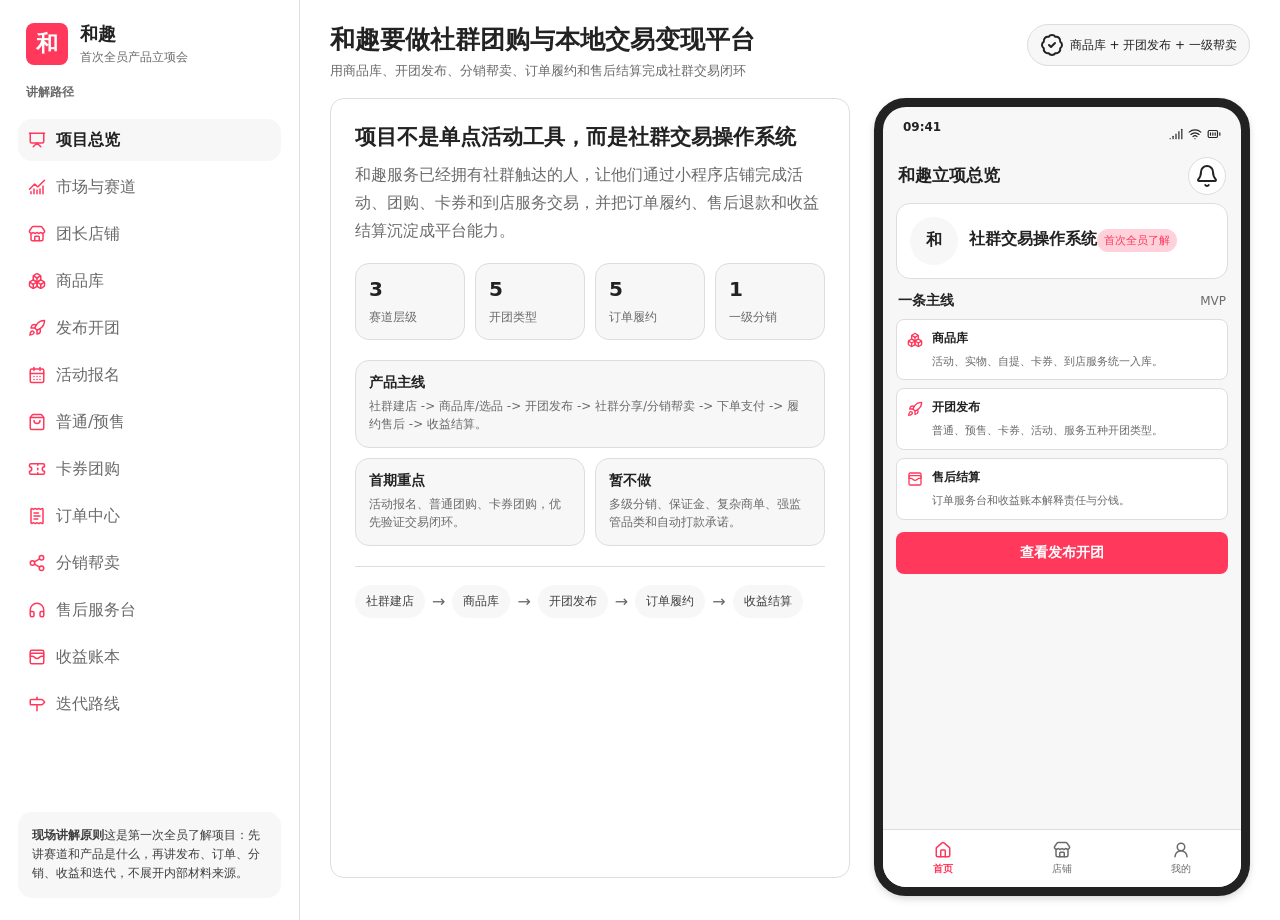
<file: 03-演示界面/和趣项目会演示原型.html>
<!doctype html>
<html lang="zh-CN">
<head>
  <meta charset="utf-8">
  <meta name="viewport" content="width=device-width, initial-scale=1">
  <title>和趣首次全员产品立项会演示原型</title>
  <script src="./assets/lucide.min.js"></script>
  <link rel="stylesheet" href="../design-system/airbnb-tokens.css">
  <style>
    :root {
      --surface: var(--color-canvas);
      --soft: var(--color-surface-soft);
      --ink: var(--color-ink);
      --body: var(--color-body);
      --muted: var(--color-muted);
      --line: var(--color-hairline);
      --action: var(--color-action);
      --on-action: var(--color-on-action);
      --shadow: var(--shadow-float);
    }
    * { box-sizing: border-box; }
    html, body { background: var(--surface); color: var(--ink); font-family: var(--font-family-sans); margin: 0; min-height: 100%; }
    button { background: transparent; border: 0; color: inherit; cursor: pointer; font: inherit; }
    button:focus-visible { outline: 3px solid var(--color-action-focus); outline-offset: 2px; }
    .shell { display: grid; grid-template-columns: 300px 1fr; min-height: 100vh; }
    .side { border-right: 1px solid var(--line); display: flex; flex-direction: column; gap: 18px; padding: 22px 18px; }
    .brand { align-items: center; display: flex; gap: 12px; padding: 0 8px; }
    .logo { align-items: center; background: var(--action); border-radius: var(--radius-sm); color: var(--on-action); display: flex; font-size: 22px; font-weight: 800; height: 42px; justify-content: center; width: 42px; }
    .brand strong { display: block; font-size: 18px; }
    .brand span, .muted { color: var(--muted); }
    .brand span { display: block; font-size: 12px; margin-top: 3px; }
    .label { color: var(--muted); font-size: 12px; font-weight: 700; padding: 0 8px; }
    .route { display: grid; gap: 5px; }
    .route button { align-items: center; border-radius: var(--radius-md); color: var(--muted); display: flex; gap: 10px; min-height: 42px; padding: 8px 10px; text-align: left; }
    .route button.active, .route button:hover { background: var(--soft); color: var(--ink); font-weight: 700; }
    .route svg { color: var(--action); height: 18px; width: 18px; }
    .side-note { background: var(--soft); border-radius: var(--radius-md); color: var(--body); font-size: 12px; line-height: 1.6; margin-top: auto; padding: 14px; }
    .main { padding: 24px 30px; }
    .topbar { align-items: flex-start; display: flex; gap: 18px; justify-content: space-between; margin-bottom: 18px; }
    .topbar h1 { font-size: 25px; line-height: 1.3; margin: 0 0 5px; }
    .topbar p { color: var(--muted); font-size: 13px; margin: 0; }
    .tag { align-items: center; background: var(--soft); border: 1px solid var(--line); border-radius: var(--radius-full); display: inline-flex; font-size: 12px; gap: 6px; padding: 8px 12px; white-space: nowrap; }
    .stage { align-items: start; display: grid; gap: 24px; grid-template-columns: minmax(520px, 1fr) minmax(340px, 402px); }
    .talk { border: 1px solid var(--line); border-radius: var(--radius-md); min-height: 780px; padding: 24px; }
    .talk h2 { font-size: 21px; margin: 0 0 10px; }
    .talk > p { color: var(--muted); line-height: 1.75; margin: 0 0 18px; }
    .facts { display: grid; gap: 10px; grid-template-columns: repeat(4, minmax(104px, 1fr)); margin: 18px 0 20px; }
    .fact, .panel, .mini { background: var(--soft); border: 1px solid var(--line); border-radius: var(--radius-md); padding: 13px; }
    .fact strong { display: block; font-size: 20px; margin-bottom: 5px; }
    .fact span, .mini span { color: var(--muted); font-size: 12px; }
    .grid { display: grid; gap: 10px; grid-template-columns: repeat(2, 1fr); }
    .wide { grid-column: 1 / -1; }
    .panel strong, .mini strong { display: block; font-size: 14px; margin-bottom: 5px; }
    .panel p, .mini p { color: var(--muted); font-size: 12px; line-height: 1.55; margin: 0; }
    .flow { border-top: 1px solid var(--line); display: flex; flex-wrap: wrap; gap: 7px; margin-top: 20px; padding-top: 18px; }
    .flow span { background: var(--soft); border-radius: var(--radius-full); color: var(--body); font-size: 12px; padding: 8px 11px; }
    .flow i { align-self: center; color: var(--muted); font-style: normal; }
    .phone { background: var(--soft); border: 9px solid var(--ink); border-radius: var(--radius-xl); box-shadow: var(--shadow); margin-left: auto; min-height: 790px; overflow: hidden; position: relative; width: min(402px, 100%); }
    .phone-head { display: flex; font-size: 12px; font-weight: 700; height: 42px; justify-content: space-between; padding: 13px 20px 0; }
    .phone-icons { align-items: center; display: flex; gap: 5px; }
    .phone-icons svg { height: 14px; width: 14px; }
    .screen { display: none; min-height: 738px; padding-bottom: 70px; }
    .screen.active { display: block; }
    .mobile-header { align-items: center; display: flex; min-height: 54px; justify-content: space-between; padding: 8px 15px; }
    .mobile-header strong { font-size: 17px; }
    .icon-button { align-items: center; background: var(--surface); border: 1px solid var(--line); border-radius: 50%; display: flex; height: 38px; justify-content: center; width: 38px; }
    .page { padding: 0 13px 16px; }
    .card { background: var(--surface); border: 1px solid var(--line); border-radius: var(--radius-md); padding: 13px; }
    .hero-row { align-items: center; display: flex; gap: 11px; }
    .avatar { align-items: center; background: var(--soft); border-radius: 50%; display: flex; flex: none; font-size: 16px; font-weight: 800; height: 48px; justify-content: center; width: 48px; }
    .badge { background: var(--soft); border-radius: var(--radius-full); color: var(--body); display: inline-flex; font-size: 11px; gap: 3px; padding: 4px 7px; white-space: nowrap; }
    .badge.action { background: var(--color-action-disabled); color: var(--action); }
    .section-row { align-items: center; display: flex; justify-content: space-between; margin: 13px 2px 9px; }
    .section-row strong { font-size: 14px; }
    .section-row span { color: var(--muted); font-size: 12px; }
    .menu { display: grid; gap: 8px; grid-template-columns: repeat(3, 1fr); }
    .menu button, .tile { align-items: center; background: var(--surface); border: 1px solid var(--line); border-radius: var(--radius-md); display: flex; flex-direction: column; font-size: 11px; font-weight: 700; gap: 6px; min-height: 74px; padding: 9px; text-align: center; }
    .menu svg, .tile svg { color: var(--action); height: 20px; width: 20px; }
    .list, .checks { display: grid; gap: 8px; }
    .item, .check { background: var(--surface); border: 1px solid var(--line); border-radius: var(--radius-sm); padding: 10px; }
    .item header { align-items: center; display: flex; justify-content: space-between; margin-bottom: 6px; }
    .item h3 { font-size: 13px; margin: 0; }
    .item p, .check span, .micro { color: var(--muted); font-size: 11px; line-height: 1.45; margin: 0; }
    .check { display: flex; gap: 9px; }
    .check svg { color: var(--action); flex: none; height: 16px; margin-top: 2px; width: 16px; }
    .check strong { display: block; font-size: 12px; margin-bottom: 3px; }
    .pills { display: flex; flex-wrap: wrap; gap: 6px; margin: 11px 0; }
    .pills span { background: var(--soft); border: 1px solid var(--line); border-radius: var(--radius-full); font-size: 11px; padding: 7px 9px; }
    .pills span.active { background: var(--action); border-color: var(--action); color: var(--on-action); }
    .field { border-bottom: 1px solid var(--line); display: grid; gap: 4px; padding: 9px 0; }
    .field:last-child { border-bottom: 0; }
    .field label { color: var(--muted); font-size: 11px; }
    .field strong { font-size: 12px; font-weight: 650; line-height: 1.45; }
    .field-row { display: grid; gap: 8px; grid-template-columns: 1fr 1fr; }
    .cta { background: var(--action); border-radius: var(--radius-sm); color: var(--on-action); display: block; font-size: 14px; font-weight: 800; margin-top: 12px; padding: 12px; text-align: center; width: 100%; }
    .secondary { background: var(--soft); color: var(--ink); }
    .summary { background: var(--ink); border-radius: var(--radius-md); color: var(--on-action); padding: 15px; }
    .money { display: grid; gap: 6px; grid-template-columns: repeat(3, 1fr); margin-top: 12px; }
    .money strong { display: block; font-size: 17px; }
    .money span { font-size: 10px; }
    .bottom-nav { align-items: center; background: var(--surface); border-top: 1px solid var(--line); bottom: 0; display: flex; height: 58px; justify-content: space-around; left: 0; position: absolute; right: 0; }
    .bottom-nav button { align-items: center; color: var(--muted); display: flex; flex-direction: column; font-size: 10px; gap: 3px; }
    .bottom-nav button.active { color: var(--action); font-weight: 800; }
    .bottom-nav svg { height: 18px; width: 18px; }
    @media (max-width: 1120px) {
      .shell { grid-template-columns: 1fr; }
      .side { border-bottom: 1px solid var(--line); border-right: 0; }
      .route { grid-template-columns: repeat(2, 1fr); }
      .side-note { display: none; }
      .stage { grid-template-columns: 1fr; }
      .phone { margin: 0 auto; }
    }
  </style>
</head>
<body>
  <div class="shell">
    <aside class="side">
      <div class="brand"><div class="logo">和</div><div><strong>和趣</strong><span>首次全员产品立项会</span></div></div>
      <div class="label">讲解路径</div>
      <nav class="route">
        <button class="active" data-screen="overview" data-title="和趣要做社群团购与本地交易变现平台" data-focus="用商品库、开团发布、分销帮卖、订单履约和售后结算完成社群交易闭环"><i data-lucide="presentation"></i><span>项目总览</span></button>
        <button data-screen="market" data-title="我们进入的是私域电商、社群团购和本地生活交易交叉赛道" data-focus="市场足够大，但首期只用真实订单验证可切入部分"><i data-lucide="chart-no-axes-combined"></i><span>市场与赛道</span></button>
        <button data-screen="store" data-title="团长先获得专属社群店铺，再从商品库经营供给" data-focus="同一小程序中生成团长主页、货架、分享入口和订单归因"><i data-lucide="store"></i><span>团长店铺</span></button>
        <button data-screen="library" data-title="商品库承载活动、实物、自提、卡券和到店服务" data-focus="发布前先明确供给来源、责任方、履约方式和售后规则"><i data-lucide="boxes"></i><span>商品库</span></button>
        <button data-screen="launch" data-title="发布从长表单改为商品库 + 开团类型" data-focus="参考快团团式一键开团，但用审核和履约规则控制风险"><i data-lucide="rocket"></i><span>发布开团</span></button>
        <button data-screen="activity" data-title="活动报名是首期最接近现有基础的验证场景" data-focus="亲子、青年、创业活动通过场次、票种、报名、核销和退款闭环"><i data-lucide="calendar-days"></i><span>活动报名</span></button>
        <button data-screen="groupbuy" data-title="普通团购和预售团购验证电商交易能力" data-focus="普通团购做现货快速成交，预售团购表达先收单后履约"><i data-lucide="shopping-bag"></i><span>普通/预售</span></button>
        <button data-screen="voucher" data-title="卡券团购连接社群交易与本地核销" data-focus="电子券、次卡和权益包需要清晰有效期、核销和退款规则"><i data-lucide="ticket"></i><span>卡券团购</span></button>
        <button data-screen="orders" data-title="订单中心按履约类型组织，而不是按活动商品粗分" data-focus="活动、物流、自提、卡券和服务预约共用订单与售后底座"><i data-lucide="receipt-text"></i><span>订单中心</span></button>
        <button data-screen="distribution" data-title="分销帮卖首发只做一级固定佣金和加价帮卖" data-focus="让团长能赚钱，也让平台能解释每笔收益和退款回退"><i data-lucide="share-2"></i><span>分销帮卖</span></button>
        <button data-screen="service" data-title="售后服务台让社群交易可被监督" data-focus="咨询、工单、责任协同、退款进度和结算阻断都围绕订单展开"><i data-lucide="headphones"></i><span>售后服务台</span></button>
        <button data-screen="ledger" data-title="收益账本展示待入账、可结算、冻结和退款冲回" data-focus="真实自动打款前先把钱的状态和规则讲清楚"><i data-lucide="wallet-cards"></i><span>收益账本</span></button>
        <button data-screen="roadmap" data-title="迭代路线从交易闭环开始，再扩展履约和经营效率" data-focus="V1 做闭环，V2 做预售/服务，V3 做营销效率，V4 做商单扩展"><i data-lucide="milestone"></i><span>迭代路线</span></button>
      </nav>
      <div class="side-note"><strong>现场讲解原则</strong>这是第一次全员了解项目：先讲赛道和产品是什么，再讲发布、订单、分销、收益和迭代，不展开内部材料来源。</div>
    </aside>
    <main class="main">
      <header class="topbar">
        <div><h1 id="title">和趣要做社群团购与本地交易变现平台</h1><p id="focus">用商品库、开团发布、分销帮卖、订单履约和售后结算完成社群交易闭环</p></div>
        <div class="tag"><i data-lucide="badge-check"></i> 商品库 + 开团发布 + 一级帮卖</div>
      </header>
      <section class="stage">
        <article class="talk">
          <h2 id="talk-title">项目不是单点活动工具，而是社群交易操作系统</h2>
          <p id="talk-copy">和趣服务已经拥有社群触达的人，让他们通过小程序店铺完成活动、团购、卡券和到店服务交易，并把订单履约、售后退款和收益结算沉淀成平台能力。</p>
          <div class="facts" id="facts">
            <div class="fact"><strong>3</strong><span>赛道层级</span></div>
            <div class="fact"><strong>5</strong><span>开团类型</span></div>
            <div class="fact"><strong>5</strong><span>订单履约</span></div>
            <div class="fact"><strong>1</strong><span>一级分销</span></div>
          </div>
          <div class="grid" id="panels">
            <div class="panel wide"><strong>产品主线</strong><p>社群建店 -> 商品库/选品 -> 开团发布 -> 社群分享/分销帮卖 -> 下单支付 -> 履约售后 -> 收益结算。</p></div>
            <div class="panel"><strong>首期重点</strong><p>活动报名、普通团购、卡券团购，优先验证交易闭环。</p></div>
            <div class="panel"><strong>暂不做</strong><p>多级分销、保证金、复杂商单、强监管品类和自动打款承诺。</p></div>
          </div>
          <div class="flow" id="flow"><span>社群建店</span><i>→</i><span>商品库</span><i>→</i><span>开团发布</span><i>→</i><span>订单履约</span><i>→</i><span>收益结算</span></div>
        </article>

        <section class="phone" aria-label="和趣产品原型屏幕">
          <div class="phone-head"><span>09:41</span><div class="phone-icons"><i data-lucide="signal"></i><i data-lucide="wifi"></i><i data-lucide="battery-full"></i></div></div>

          <div class="screen active" id="screen-overview">
            <div class="mobile-header"><strong>和趣立项总览</strong><button class="icon-button"><i data-lucide="bell"></i></button></div>
            <div class="page">
              <div class="card"><div class="hero-row"><div class="avatar">和</div><div><strong>社群交易操作系统</strong><span class="badge action">首次全员了解</span></div></div></div>
              <div class="section-row"><strong>一条主线</strong><span>MVP</span></div>
              <div class="checks">
                <div class="check"><i data-lucide="boxes"></i><div><strong>商品库</strong><span>活动、实物、自提、卡券、到店服务统一入库。</span></div></div>
                <div class="check"><i data-lucide="rocket"></i><div><strong>开团发布</strong><span>普通、预售、卡券、活动、服务五种开团类型。</span></div></div>
                <div class="check"><i data-lucide="wallet-cards"></i><div><strong>售后结算</strong><span>订单服务台和收益账本解释责任与分钱。</span></div></div>
              </div>
              <button class="cta jump-launch">查看发布开团</button>
            </div>
            <div class="bottom-nav"><button class="active"><i data-lucide="house"></i>首页</button><button><i data-lucide="store"></i>店铺</button><button><i data-lucide="user-round"></i>我的</button></div>
          </div>

          <div class="screen" id="screen-market">
            <div class="mobile-header"><strong>市场与赛道</strong><button class="icon-button"><i data-lucide="chart-no-axes-combined"></i></button></div>
            <div class="page">
              <div class="summary"><strong>TAM / SAM / SOM</strong><div class="money"><div><strong>3万亿+</strong><span>私域电商预期</span></div><div><strong>9.50亿</strong><span>小程序流量</span></div><div><strong>10.9万亿</strong><span>线上本地服务</span></div></div></div>
              <div class="section-row"><strong>和趣切入</strong><span>保守口径</span></div>
              <div class="checks">
                <div class="check"><i data-lucide="circle-dot"></i><div><strong>TAM</strong><span>私域电商和本地生活大盘，不等同可获得收入。</span></div></div>
                <div class="check"><i data-lucide="circle-dot"></i><div><strong>SAM</strong><span>微信小程序、社群团购、卡券和本地活动服务交易。</span></div></div>
                <div class="check"><i data-lucide="circle-dot"></i><div><strong>SOM</strong><span>首期可触达城市、团长、供给和真实订单。</span></div></div>
              </div>
            </div>
          </div>

          <div class="screen" id="screen-store">
            <div class="mobile-header"><strong>亲子时光社群店</strong><button class="icon-button"><i data-lucide="repeat-2"></i></button></div>
            <div class="page">
              <div class="card"><div class="hero-row"><div class="avatar">亲</div><div><strong>亲子时光主理人</strong><span class="badge">亲子 · 周末活动 · 卡券</span></div></div></div>
              <div class="section-row"><strong>店铺货架</strong><span>按社群类型</span></div>
              <div class="menu">
                <button class="jump-activity"><i data-lucide="calendar-days"></i>活动报名</button>
                <button class="jump-groupbuy"><i data-lucide="shopping-bag"></i>团购商品</button>
                <button class="jump-voucher"><i data-lucide="ticket"></i>卡券权益</button>
              </div>
              <div class="section-row"><strong>经营入口</strong><span>团长端</span></div>
              <div class="menu">
                <button class="jump-library"><i data-lucide="boxes"></i>商品库</button>
                <button class="jump-orders"><i data-lucide="receipt-text"></i>订单</button>
                <button class="jump-ledger"><i data-lucide="wallet"></i>收益</button>
              </div>
            </div>
          </div>

          <div class="screen" id="screen-library">
            <div class="mobile-header"><strong>商品库 / 供给库</strong><button class="icon-button"><i data-lucide="plus"></i></button></div>
            <div class="page">
              <div class="pills"><span class="active">全部</span><span>活动</span><span>实物</span><span>自提</span><span>卡券</span><span>服务</span></div>
              <div class="list">
                <div class="item"><header><h3>亲子陶艺体验</h3><span class="badge action">活动票务</span></header><p>2 个场次 · 3 个票种 · 允许固定佣金帮卖</p></div>
                <div class="item"><header><h3>儿童游泳体验次卡</h3><span class="badge action">虚拟卡券</span></header><p>5 次卡 · 有效期 90 天 · 到店核销</p></div>
                <div class="item"><header><h3>社区绘本礼包</h3><span class="badge">自提商品</span></header><p>库存 80 · 支持自提码 · 未提可退</p></div>
                <div class="item"><header><h3>亲子摄影体验</h3><span class="badge">到店服务</span></header><p>预约时段 · 到店核销 · 投诉工单</p></div>
              </div>
              <button class="cta jump-launch">选择供给去开团</button>
            </div>
          </div>

          <div class="screen" id="screen-launch">
            <div class="mobile-header"><strong>发布开团</strong><button class="icon-button"><i data-lucide="ellipsis"></i></button></div>
            <div class="page">
              <div class="menu">
                <button class="jump-library"><i data-lucide="boxes"></i>从商品库选</button>
                <button><i data-lucide="file-plus-2"></i>新建供给</button>
                <button><i data-lucide="eye"></i>预览页面</button>
              </div>
              <div class="section-row"><strong>选择开团类型</strong><span>一页配置</span></div>
              <div class="list">
                <div class="item"><header><h3>普通团购</h3><span class="badge action">现货/标准</span></header><p>标题、图片、价格、库存、售卖时间、售后规则。</p></div>
                <div class="item"><header><h3>预售团购</h3><span class="badge">先收单</span></header><p>预售截止、预计履约、取消退款说明。</p></div>
                <div class="item"><header><h3>卡券团购 / 活动报名 / 到店服务</h3><span class="badge">按类型展开</span></header><p>券码、场次票种、预约时段等差异字段自动展开。</p></div>
              </div>
              <button class="cta jump-orders">发布并查看订单</button>
            </div>
          </div>

          <div class="screen" id="screen-activity">
            <div class="mobile-header"><strong>活动报名</strong><button class="icon-button"><i data-lucide="calendar-plus"></i></button></div>
            <div class="page">
              <div class="card">
                <div class="field"><label>活动</label><strong>亲子陶艺创意工坊</strong></div>
                <div class="field-row"><div class="field"><label>场次</label><strong>01/23 10:00</strong></div><div class="field"><label>名额</label><strong>20 组</strong></div></div>
                <div class="field"><label>票种</label><strong>亲子套票 ¥198 · 儿童单人 ¥128 · 陪同 ¥39</strong></div>
                <div class="field"><label>购买须知</label><strong>报名信息、保险、集合地点和退改比例结构化展示。</strong></div>
              </div>
              <button class="cta jump-orders">立即报名</button>
            </div>
          </div>

          <div class="screen" id="screen-groupbuy">
            <div class="mobile-header"><strong>普通/预售团购</strong><button class="icon-button"><i data-lucide="shopping-bag"></i></button></div>
            <div class="page">
              <div class="list">
                <div class="item"><header><h3>普通团购：绘本礼包</h3><span class="badge action">现货</span></header><p>库存 80 · 自提/物流 · 发货前随时退。</p></div>
                <div class="item"><header><h3>预售团购：亲子露营包</h3><span class="badge">预售</span></header><p>05/30 截止 · 预计 06/06 发货 · 不做复杂成团门槛。</p></div>
              </div>
              <div class="section-row"><strong>发布配置</strong><span>差异字段</span></div>
              <div class="checks">
                <div class="check"><i data-lucide="package"></i><div><strong>普通团购</strong><span>价格、库存、物流/自提、售后规则。</span></div></div>
                <div class="check"><i data-lucide="timer"></i><div><strong>预售团购</strong><span>预售截止、预计履约时间、取消规则。</span></div></div>
              </div>
            </div>
          </div>

          <div class="screen" id="screen-voucher">
            <div class="mobile-header"><strong>卡券团购</strong><button class="icon-button"><i data-lucide="ticket"></i></button></div>
            <div class="page">
              <div class="card">
                <div class="field"><label>卡券</label><strong>儿童游泳体验 5 次卡</strong></div>
                <div class="field-row"><div class="field"><label>价格</label><strong>¥399</strong></div><div class="field"><label>有效期</label><strong>90 天</strong></div></div>
                <div class="field"><label>核销</label><strong>到店扫码核销，可查看剩余次数。</strong></div>
                <div class="field"><label>售后</label><strong>未使用可退；部分使用按规则退。</strong></div>
              </div>
              <button class="cta jump-service">查看售后路径</button>
            </div>
          </div>

          <div class="screen" id="screen-orders">
            <div class="mobile-header"><strong>订单中心</strong><button class="icon-button"><i data-lucide="search"></i></button></div>
            <div class="page">
              <div class="menu">
                <button><i data-lucide="flag"></i>活动报名订单</button>
                <button><i data-lucide="truck"></i>物流订单</button>
                <button><i data-lucide="shopping-bag"></i>自提订单</button>
                <button><i data-lucide="ticket"></i>卡券核销订单</button>
                <button><i data-lucide="calendar-clock"></i>服务预约订单</button>
                <button class="jump-service"><i data-lucide="headphones"></i>售后</button>
              </div>
              <div class="section-row"><strong>最新订单</strong><span>待入账</span></div>
              <div class="item"><header><h3>亲子陶艺体验 x2</h3><span class="badge action">已支付</span></header><p>来源：亲子时光社群 · 推广方：莉莉妈妈 · 可退款。</p></div>
            </div>
          </div>

          <div class="screen" id="screen-distribution">
            <div class="mobile-header"><strong>分销帮卖</strong><button class="icon-button"><i data-lucide="share-2"></i></button></div>
            <div class="page">
              <div class="list">
                <div class="item"><header><h3>固定佣金分享赚</h3><span class="badge action">一级</span></header><p>消费者价格一致；发布方设置每单 ¥20 推广佣金。</p></div>
                <div class="item"><header><h3>加价帮卖</h3><span class="badge">一级</span></header><p>发布方底价 ¥128；推广团长终端售价 ¥158；价差扣除平台费后入账。</p></div>
              </div>
              <div class="checks">
                <div class="check"><i data-lucide="ban"></i><div><strong>不做多级</strong><span>一单只有一个直接推广团长。</span></div></div>
                <div class="check"><i data-lucide="undo-2"></i><div><strong>退款回退</strong><span>全额退款全链取消，部分退款按比例冲回。</span></div></div>
              </div>
            </div>
          </div>

          <div class="screen" id="screen-service">
            <div class="mobile-header"><strong>售后服务台</strong><button class="icon-button"><i data-lucide="headphones"></i></button></div>
            <div class="page">
              <div class="summary"><strong>订单 2023101598422031</strong><div class="money"><div><strong>2</strong><span>责任方</span></div><div><strong>1</strong><span>工单</span></div><div><strong>冻结</strong><span>收益状态</span></div></div></div>
              <div class="section-row"><strong>处理链路</strong><span>围绕订单</span></div>
              <div class="checks">
                <div class="check"><i data-lucide="headphones"></i><div><strong>平台客服</strong><span>接收问题、监督进度、必要时阻断结算。</span></div></div>
                <div class="check"><i data-lucide="store"></i><div><strong>发布方</strong><span>处理履约、核销、发货或服务细节。</span></div></div>
                <div class="check"><i data-lucide="receipt-text"></i><div><strong>退款工单</strong><span>记录原因、材料、责任方和处理结论。</span></div></div>
              </div>
            </div>
          </div>

          <div class="screen" id="screen-ledger">
            <div class="mobile-header"><strong>收益账本</strong><button class="icon-button"><i data-lucide="wallet-cards"></i></button></div>
            <div class="page">
              <div class="summary"><strong>本周收益</strong><div class="money"><div><strong>¥1,286</strong><span>待入账</span></div><div><strong>¥826</strong><span>可结算</span></div><div><strong>¥198</strong><span>售后冻结</span></div></div></div>
              <div class="section-row"><strong>账本明细</strong><span>退款可追溯</span></div>
              <div class="list">
                <div class="item"><header><h3>活动订单推广佣金</h3><span class="badge action">待入账</span></header><p>售后期结束后转为可结算。</p></div>
                <div class="item"><header><h3>卡券订单部分退款</h3><span class="badge">冲回</span></header><p>按退款比例冲回平台费、发布收益和推广收益。</p></div>
              </div>
            </div>
          </div>

          <div class="screen" id="screen-roadmap">
            <div class="mobile-header"><strong>迭代路线</strong><button class="icon-button"><i data-lucide="milestone"></i></button></div>
            <div class="page">
              <div class="list">
                <div class="item"><header><h3>V1 交易闭环</h3><span class="badge action">首期</span></header><p>社群店铺、商品库、开团、订单、售后、收益。</p></div>
                <div class="item"><header><h3>V2 履约扩展</h3><span class="badge">第二期</span></header><p>预售、自提、卡券、服务预约、风险暂停。</p></div>
                <div class="item"><header><h3>V3 经营效率</h3><span class="badge">第三期</span></header><p>素材库、优惠策略、复购触达、AI 文案草稿、群接龙。</p></div>
                <div class="item"><header><h3>V4 商单扩展</h3><span class="badge">后续</span></header><p>会员经营、商单系统加强、更多品类。</p></div>
              </div>
            </div>
          </div>
        </section>
      </section>
    </main>
  </div>
  <script>
    const content = {
      overview: {
        h: "项目不是单点活动工具，而是社群交易操作系统",
        p: "和趣服务已经拥有社群触达的人，让他们通过小程序店铺完成活动、团购、卡券和到店服务交易，并把订单履约、售后退款和收益结算沉淀成平台能力。",
        facts: [["3", "赛道层级"], ["5", "开团类型"], ["5", "订单履约"], ["1", "一级分销"]],
        panels: [["产品主线", "社群建店 -> 商品库/选品 -> 开团发布 -> 社群分享/分销帮卖 -> 下单支付 -> 履约售后 -> 收益结算。"], ["首期重点", "活动报名、普通团购、卡券团购，优先验证交易闭环。"], ["暂不做", "多级分销、保证金、复杂商单、强监管品类和自动打款承诺。"]]
      },
      market: {
        h: "市场足够大，但和趣要先证明可切入部分",
        p: "TAM 看私域电商和本地服务大盘，SAM 看微信小程序和社群交易，SOM 看首期可触达团长、供给和真实订单。",
        facts: [["3万亿+", "私域电商预期"], ["9.50亿", "小程序流量"], ["10.9万亿", "线上本地服务"], ["SOM", "真实订单测算"]],
        panels: [["TAM", "私域电商和本地生活交易大盘，证明方向值得进入。"], ["SAM", "微信小程序、社群团购、卡券核销和本地活动服务交易。"], ["SOM", "首期可触达城市、团长和供给，用真实订单逐步测算。"]]
      },
      store: {
        h: "同一小程序承载所有团长的专属社群店铺",
        p: "团长选择社群类型和兴趣标签后生成主页，货架从商品库中选择，消费者从团长主页、单品、优惠券或分享链接进入。",
        facts: [["1", "同一小程序"], ["N", "团长主页"], ["3", "货架入口"], ["1", "直接归因"]],
        panels: [["店铺模板", "社群类型决定首页模块和推荐货架顺序。"], ["经营入口", "商品库、开团、订单、售后和收益放在团长端。"], ["消费者入口", "活动、团购、卡券和服务按履约类型进入。"]]
      },
      library: {
        h: "商品库先约束供给，再允许团长开团",
        p: "商品库不是只放商品，而是放所有可交易供给：活动票务、实物商品、自提商品、虚拟卡券和到店服务。",
        facts: [["5", "供给类型"], ["3", "供给来源"], ["审核", "上线前"], ["白名单", "低风险"]],
        panels: [["供给来源", "自有供给、平台审核货盘、允许帮卖供给。"], ["入库规则", "先明确责任方、履约、售后、推广模式，再允许发布。"], ["风险控制", "未审核供给不得直接分享成交。"]]
      },
      launch: {
        h: "发布功能改为商品库 + 开团类型",
        p: "参考快团团的商品库和开团模式，但不照搬全品类自由开放；和趣按普通团购、预售团购、卡券团购、活动报名和到店服务展开差异配置。",
        facts: [["5", "开团类型"], ["1页", "集中配置"], ["预览", "发布前"], ["审核", "必要时"]],
        panels: [["发布入口", "从商品库选择或新建供给入库。"], ["配置方式", "一页展示关键配置，按类型展开差异字段。"], ["发布结果", "生成团购页、活动页或卡券页，并记录来源归因。"]]
      },
      activity: {
        h: "活动报名是首期主验证场景",
        p: "活动最接近现有业务基础，适合先验证社群触达到报名、核销、退款和复购的完整闭环。",
        facts: [["亲子", "现有基础"], ["青年", "兴趣活动"], ["创业", "交流活动"], ["核销", "核心履约"]],
        panels: [["发布字段", "场次、票种、报名信息、保险和退改规则。"], ["消费者体验", "详情页同步展示购买须知和咨询入口。"], ["运营重点", "控制高风险户外、多日行程和强效果承诺。"]]
      },
      groupbuy: {
        h: "普通团购和预售团购验证商品交易能力",
        p: "普通团购用于现货和标准供给，预售团购用于先收单再备货或排期；首期不做复杂成团门槛和资金监管承诺。",
        facts: [["普通", "现货成交"], ["预售", "先收单"], ["物流", "发货"], ["自提", "核销"]],
        panels: [["普通团购", "价格、库存、物流/自提、售后规则。"], ["预售团购", "预售截止、预计履约、取消退款说明。"], ["边界", "不开放食品生鲜和责任不清品类。"]]
      },
      voucher: {
        h: "卡券团购是本地履约的轻量入口",
        p: "电子券、次卡和权益包适合社群促销，但必须前置有效期、核销方式、退款和过期规则。",
        facts: [["券码", "支付后发放"], ["次卡", "剩余次数"], ["核销", "到店/扫码"], ["退款", "按规则"]],
        panels: [["适用供给", "体验券、次卡、权益包、门店优惠券。"], ["消费者状态", "待使用、部分使用、已用完、已过期。"], ["售后重点", "未使用可退、部分使用按规则退。"]]
      },
      orders: {
        h: "订单中心按履约类型组织",
        p: "活动、物流、自提、卡券、服务预约共用订单和售后底座，避免为每个场景拆出一套交易系统。",
        facts: [["5", "订单类型"], ["统一", "订单详情"], ["统一", "售后入口"], ["统一", "账本"]],
        panels: [["订单入口", "活动报名订单、物流订单、自提订单、卡券核销订单、服务预约订单。"], ["订单详情", "支付、履约、来源、优惠、退款和收益状态。"], ["业务价值", "团长和消费者都能快速找到当前状态。"]]
      },
      distribution: {
        h: "分销帮卖首发坚持一级",
        p: "保留固定佣金分享赚和加价帮卖两种模式，让团长有动力分享，也让平台能解释每一笔钱。",
        facts: [["固定佣金", "价格一致"], ["加价帮卖", "底价+价差"], ["1", "直接推广"], ["退款", "按比例冲回"]],
        panels: [["固定佣金", "发布方设置佣金，成交后推广团长获得固定收益。"], ["加价帮卖", "发布方设置底价，推广团长设置终端售价。"], ["不做", "二级返佣、发展下级、层层转单。"]]
      },
      service: {
        h: "售后服务台是平台护城河",
        p: "社群交易不能只在群里解释，必须把咨询、工单、责任方、退款和结算阻断放到订单服务台里。",
        facts: [["咨询", "购买前后"], ["工单", "退款投诉"], ["协同", "责任方"], ["阻断", "结算"]],
        panels: [["平台客服", "接收问题、监督进度、必要时阻断结算。"], ["发布方", "处理履约、发货、核销和服务细节。"], ["退款工单", "记录原因、材料、进度和处理结论。"]]
      },
      ledger: {
        h: "收益账本先讲清钱的状态，再谈自动打款",
        p: "真实自动结算上线前，产品先展示待入账、可结算、已结算、售后冻结和退款冲回，避免收益不可解释。",
        facts: [["待入账", "售后期"], ["可结算", "可提现"], ["冻结", "工单中"], ["冲回", "退款后"]],
        panels: [["平台费", "按消费者实付金额计提。"], ["发布方收益", "自售金额或供给结算底价。"], ["推广收益", "固定佣金或加价收益，退款按比例冲回。"]]
      },
      roadmap: {
        h: "迭代从交易闭环开始，再扩展履约和经营效率",
        p: "先把社群店铺、商品库、开团、订单、售后和收益跑通，再做预售/服务、营销效率和商单扩展。",
        facts: [["V1", "交易闭环"], ["V2", "履约扩展"], ["V3", "经营效率"], ["V4", "商单扩展"]],
        panels: [["V1", "活动报名、普通团购、卡券团购。"], ["V2", "预售、自提、到店服务、风险暂停。"], ["V3/V4", "素材库、AI 文案草稿、群接龙、会员和商单系统。"]]
      }
    };
    function renderTalk(name) {
      const data = content[name];
      document.getElementById("talk-title").textContent = data.h;
      document.getElementById("talk-copy").textContent = data.p;
      document.getElementById("facts").innerHTML = data.facts.map((f) => `<div class="fact"><strong>${f[0]}</strong><span>${f[1]}</span></div>`).join("");
      document.getElementById("panels").innerHTML = data.panels.map((p, i) => `<div class="panel ${i === 0 ? "wide" : ""}"><strong>${p[0]}</strong><p>${p[1]}</p></div>`).join("");
      document.getElementById("flow").innerHTML = "<span>社群建店</span><i>→</i><span>商品库</span><i>→</i><span>开团发布</span><i>→</i><span>订单履约</span><i>→</i><span>收益结算</span>";
    }
    function openScreen(name, title, focus) {
      document.querySelectorAll(".screen").forEach((screen) => screen.classList.toggle("active", screen.id === `screen-${name}`));
      document.querySelectorAll(".route button").forEach((button) => button.classList.toggle("active", button.dataset.screen === name));
      document.getElementById("title").textContent = title;
      document.getElementById("focus").textContent = focus;
      renderTalk(name);
    }
    document.querySelectorAll(".route button").forEach((button) => button.addEventListener("click", () => openScreen(button.dataset.screen, button.dataset.title, button.dataset.focus)));
    const jumps = {
      "jump-launch": ["launch", "发布从长表单改为商品库 + 开团类型", "参考快团团式一键开团，但用审核和履约规则控制风险"],
      "jump-library": ["library", "商品库承载活动、实物、自提、卡券和到店服务", "发布前先明确供给来源、责任方、履约方式和售后规则"],
      "jump-orders": ["orders", "订单中心按履约类型组织，而不是按活动商品粗分", "活动、物流、自提、卡券和服务预约共用订单与售后底座"],
      "jump-ledger": ["ledger", "收益账本展示待入账、可结算、冻结和退款冲回", "真实自动打款前先把钱的状态和规则讲清楚"],
      "jump-service": ["service", "售后服务台让社群交易可被监督", "咨询、工单、责任协同、退款进度和结算阻断都围绕订单展开"],
      "jump-activity": ["activity", "活动报名是首期最接近现有基础的验证场景", "亲子、青年、创业活动通过场次、票种、报名、核销和退款闭环"],
      "jump-groupbuy": ["groupbuy", "普通团购和预售团购验证电商交易能力", "普通团购做现货快速成交，预售团购表达先收单后履约"],
      "jump-voucher": ["voucher", "卡券团购连接社群交易与本地核销", "电子券、次卡和权益包需要清晰有效期、核销和退款规则"]
    };
    Object.entries(jumps).forEach(([klass, target]) => {
      document.querySelectorAll(`.${klass}`).forEach((button) => button.addEventListener("click", () => openScreen(target[0], target[1], target[2])));
    });
    lucide.createIcons();
  </script>
</body>
</html>
</file>
<file: design-system/airbnb-tokens.css>
:root {
  /* Primitive values derived from the Airbnb inspired DESIGN.md source. */
  --airbnb-rausch: #ff385c;
  --airbnb-rausch-active: #e00b41;
  --airbnb-rausch-disabled: #ffd1da;
  --airbnb-ink: #222222;
  --airbnb-body: #3f3f3f;
  --airbnb-muted: #6a6a6a;
  --airbnb-muted-soft: #929292;
  --airbnb-hairline: #dddddd;
  --airbnb-hairline-soft: #ebebeb;
  --airbnb-border-strong: #c1c1c1;
  --airbnb-canvas: #ffffff;
  --airbnb-surface-soft: #f7f7f7;
  --airbnb-surface-strong: #f2f2f2;
  --airbnb-error: #c13515;
  --airbnb-error-active: #b32505;

  /* Semantic tokens used by all product interfaces. */
  --color-action: var(--airbnb-rausch);
  --color-action-active: var(--airbnb-rausch-active);
  --color-action-disabled: var(--airbnb-rausch-disabled);
  --color-ink: var(--airbnb-ink);
  --color-body: var(--airbnb-body);
  --color-muted: var(--airbnb-muted);
  --color-muted-soft: var(--airbnb-muted-soft);
  --color-canvas: var(--airbnb-canvas);
  --color-surface-soft: var(--airbnb-surface-soft);
  --color-surface-strong: var(--airbnb-surface-strong);
  --color-hairline: var(--airbnb-hairline);
  --color-hairline-soft: var(--airbnb-hairline-soft);
  --color-border-strong: var(--airbnb-border-strong);
  --color-on-action: var(--airbnb-canvas);
  --color-error: var(--airbnb-error);
  --color-error-active: var(--airbnb-error-active);
  --color-action-focus: rgba(255, 56, 92, .28);

  --font-family-sans: "Airbnb Cereal VF", Circular, "PingFang SC", "Microsoft YaHei", -apple-system, BlinkMacSystemFont, system-ui, Roboto, "Helvetica Neue", Arial, sans-serif;
  --font-size-body-sm: 14px;
  --font-size-body-md: 16px;
  --font-size-title-md: 16px;
  --font-size-display-lg: 22px;

  --space-xs: 4px;
  --space-sm: 8px;
  --space-md: 12px;
  --space-base: 16px;
  --space-lg: 24px;
  --space-xl: 32px;

  --radius-xs: 4px;
  --radius-sm: 8px;
  --radius-md: 14px;
  --radius-lg: 20px;
  --radius-xl: 32px;
  --radius-full: 9999px;

  --shadow-float: rgba(0, 0, 0, .02) 0 0 0 1px, rgba(0, 0, 0, .04) 0 2px 6px, rgba(0, 0, 0, .10) 0 4px 8px;
}
</file>
